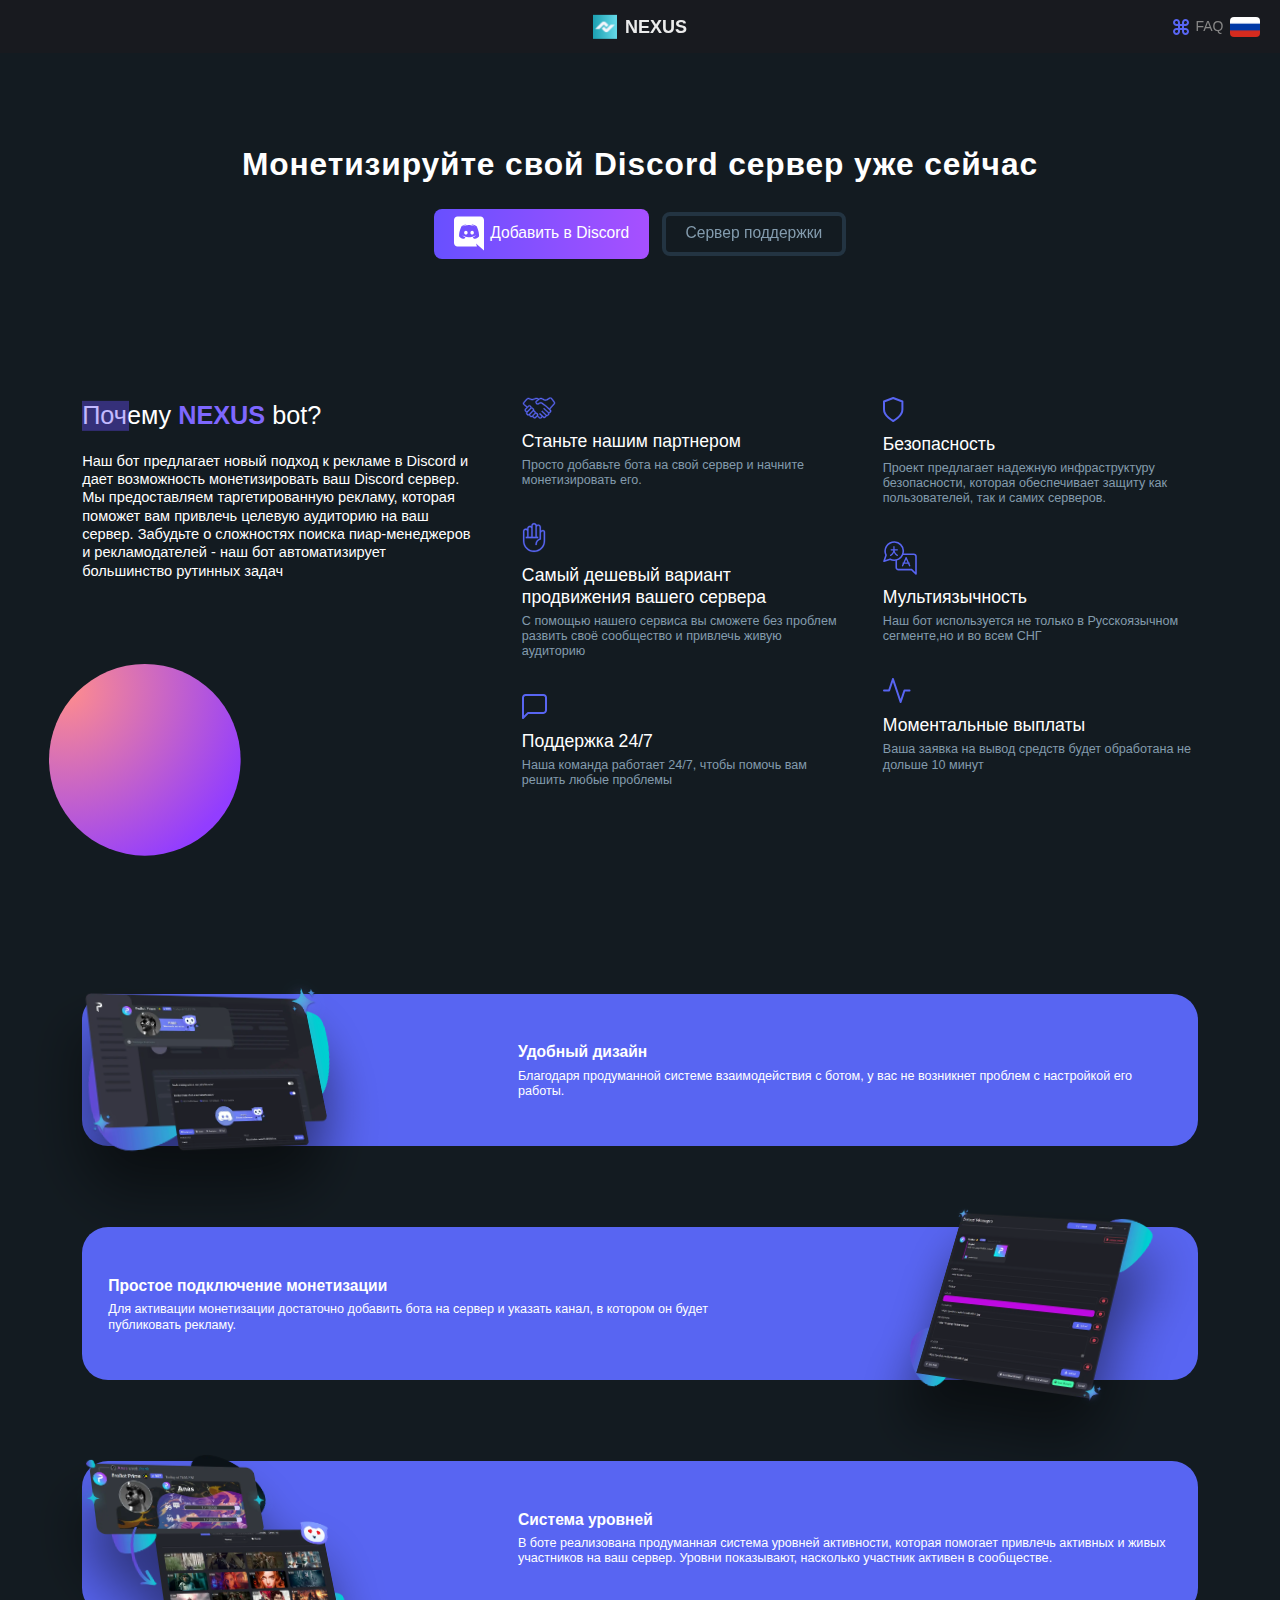
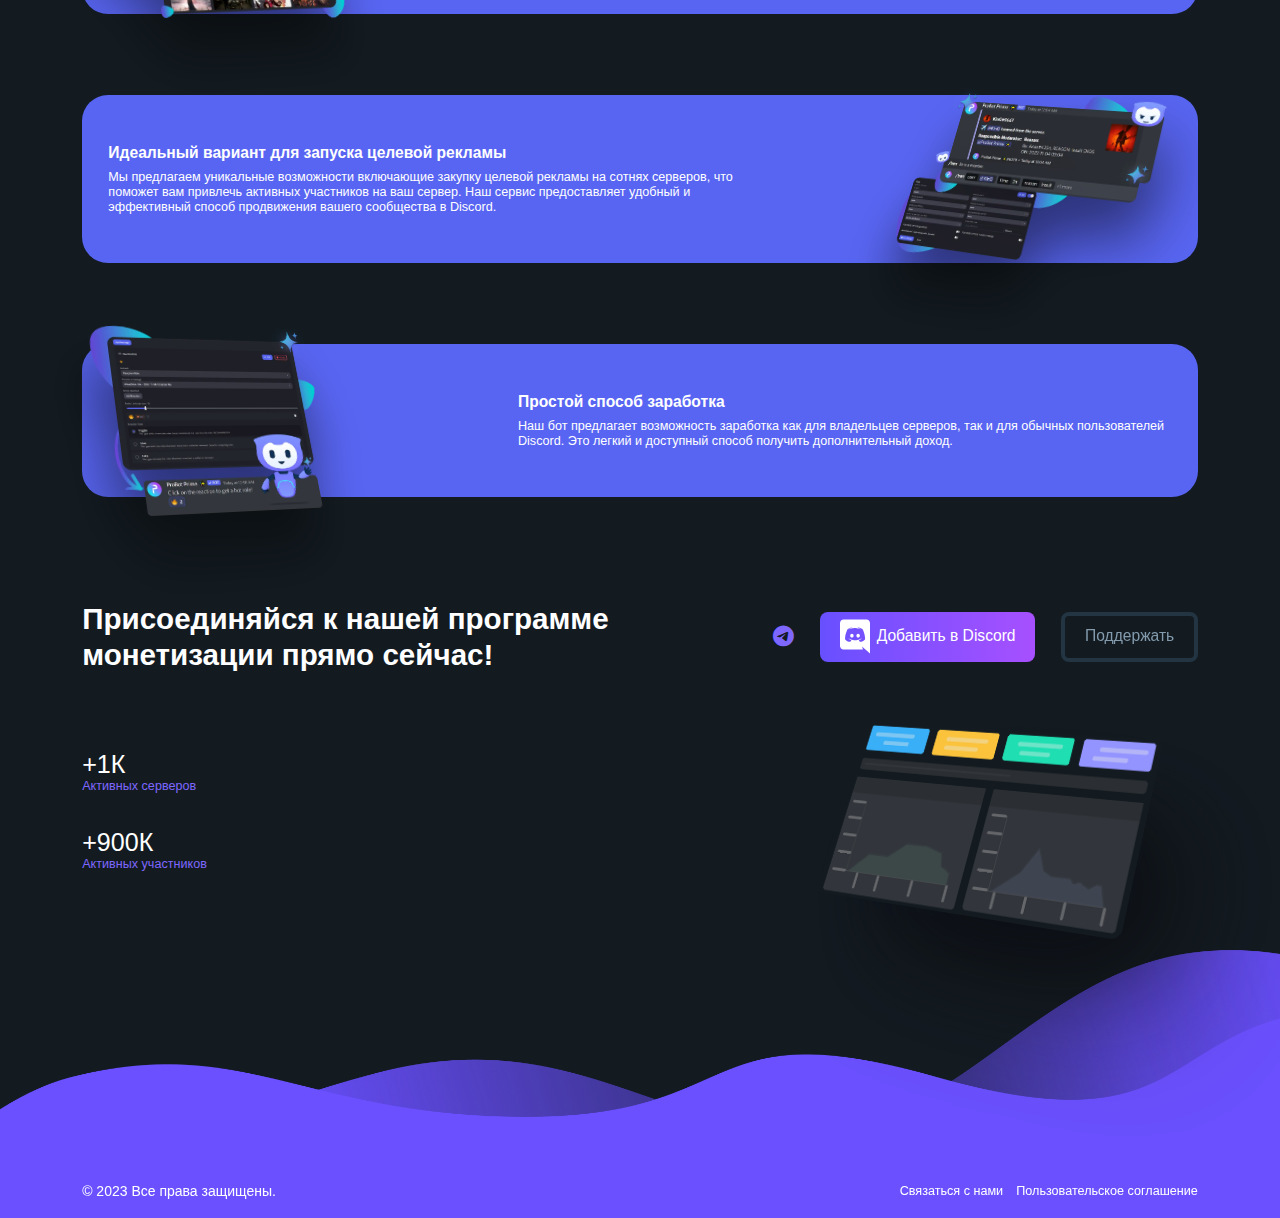
<file: index.html>
<!DOCTYPE html>
<html lang="ru">

<head>
  <meta charset="UTF-8">
  <meta http-equiv="X-UA-Compatible" content="IE=edge">
  <meta name="viewport" content="width=device-width, initial-scale=1.0">
  <link rel="shortcut icon" href="./images/favicon.svg" type="x-icon">
  <link rel="stylesheet" href="https://cdnjs.cloudflare.com/ajax/libs/font-awesome/6.4.0/css/all.min.css">
  <link rel="stylesheet" href="./css/icons.css">
  <link rel="stylesheet" href="./css/normalize.css">
  <link rel="stylesheet" href="./css/style.css">
  <title>NEXUS</title>
</head>

<body>
  <div class="wrapper">
    <header class="header">
      <div class="header__inner">
        <a class="logo" href="./index.html">
          NEXUS
        </a>
        <nav class="menu">
          <ul class="menu__list">
            <li class="menu__item">
              <a class="menu__link" href="./faq">
                <svg width="16" height="16" viewBox="0 0 16 16" fill="none" xmlns="http://www.w3.org/2000/svg">
                  <path
                    d="M12.5 7H11V9H12.5C13.4688 9 14.2943 9.34115 14.9766 10.0234C15.6589 10.7057 16 11.5312 16 12.5C16 13.4688 15.6589 14.2943 14.9766 14.9766C14.2943 15.6589 13.4688 16 12.5 16C11.5312 16 10.7057 15.6589 10.0234 14.9766C9.34115 14.2943 9 13.4688 9 12.5V11H7V12.5C7 13.4688 6.65885 14.2943 5.97656 14.9766C5.29427 15.6589 4.46875 16 3.5 16C2.53125 16 1.70573 15.6589 1.02344 14.9766C0.341146 14.2943 0 13.4688 0 12.5C0 11.5312 0.341146 10.7057 1.02344 10.0234C1.70573 9.34115 2.53125 9 3.5 9H5V7H3.5C2.53125 7 1.70573 6.65885 1.02344 5.97656C0.341146 5.29427 0 4.46875 0 3.5C0 2.53125 0.341146 1.70573 1.02344 1.02344C1.70573 0.341146 2.53125 0 3.5 0C4.46875 0 5.29427 0.341146 5.97656 1.02344C6.65885 1.70573 7 2.53125 7 3.5V5H9V3.5C9 2.53125 9.34115 1.70573 10.0234 1.02344C10.7057 0.341146 11.5312 0 12.5 0C13.4688 0 14.2943 0.341146 14.9766 1.02344C15.6589 1.70573 16 2.53125 16 3.5C16 4.46875 15.6589 5.29427 14.9766 5.97656C14.2943 6.65885 13.4688 7 12.5 7ZM11 12.5C11 12.9167 11.1458 13.2708 11.4375 13.5625C11.7292 13.8542 12.0833 14 12.5 14C12.9167 14 13.2708 13.8542 13.5625 13.5625C13.8542 13.2708 14 12.9167 14 12.5C14 12.0833 13.8542 11.7292 13.5625 11.4375C13.2708 11.1458 12.9167 11 12.5 11H11.5C11.3646 11 11.2474 11.0495 11.1484 11.1484C11.0495 11.2474 11 11.3646 11 11.5V12.5ZM5 3.5C5 3.08333 4.85417 2.72917 4.5625 2.4375C4.27083 2.14583 3.91667 2 3.5 2C3.08333 2 2.72917 2.14583 2.4375 2.4375C2.14583 2.72917 2 3.08333 2 3.5C2 3.91667 2.14583 4.27083 2.4375 4.5625C2.72917 4.85417 3.08333 5 3.5 5H4.5C4.63542 5 4.7526 4.95052 4.85156 4.85156C4.95052 4.7526 5 4.63542 5 4.5V3.5ZM5 11.5C5 11.3646 4.95052 11.2474 4.85156 11.1484C4.7526 11.0495 4.63542 11 4.5 11H3.5C3.08333 11 2.72917 11.1458 2.4375 11.4375C2.14583 11.7292 2 12.0833 2 12.5C2 12.9167 2.14583 13.2708 2.4375 13.5625C2.72917 13.8542 3.08333 14 3.5 14C3.91667 14 4.27083 13.8542 4.5625 13.5625C4.85417 13.2708 5 12.9167 5 12.5V11.5ZM9 7H7V9H9V7ZM12.5 2C12.0833 2 11.7292 2.14583 11.4375 2.4375C11.1458 2.72917 11 3.08333 11 3.5V4.5C11 4.63542 11.0495 4.7526 11.1484 4.85156C11.2474 4.95052 11.3646 5 11.5 5H12.5C12.9167 5 13.2708 4.85417 13.5625 4.5625C13.8542 4.27083 14 3.91667 14 3.5C14 3.08333 13.8542 2.72917 13.5625 2.4375C13.2708 2.14583 12.9167 2 12.5 2Z"
                    fill="#5865F2" />
                </svg>
                FAQ
              </a>
            </li>
          </ul>
        </nav>
        <div class="burger">
          <div class="burger__line"></div>
        </div>
        <img class="country" src="./images/ru.png" alt="">
      </div>
    </header>

    <main class="main">


      <section class="top">
        <div class="container">
          <div class="top__inner">
            <h1 class="top__title">
              Монетизируйте свой Discord сервер уже сейчас
            </h1>
            <div class="top__box">
              <a href="https://discord.com/api/oauth2/authorize?client_id=1130964253831086211&permissions=0&scope=bot%20applications.commands"
                class="btn btn--discord">
                <svg width="30" height="35" viewBox="0 0 30 35" fill="none" xmlns="http://www.w3.org/2000/svg">
                  <path fill-rule="evenodd" clip-rule="evenodd"
                    d="M3.51429 0.416748H26.4857C28.4229 0.416748 30 1.98841 30 3.93591V34.5834L26.3143 31.3376L24.24 29.4242L22.0457 27.3913L22.9543 30.5517H3.51429C1.57714 30.5517 0 28.9801 0 27.0326V3.93591C0 1.98841 1.57714 0.416748 3.51429 0.416748ZM18.7371 21.3438C19.2514 21.993 19.8686 22.7276 19.8686 22.7276C23.6571 22.608 25.1143 20.1309 25.1143 20.1309C25.1143 14.6301 22.6457 10.1713 22.6457 10.1713C20.1771 8.32633 17.8286 8.37758 17.8286 8.37758L17.5886 8.65091C20.5029 9.53925 21.8571 10.8205 21.8571 10.8205C20.0743 9.84675 18.3257 9.36841 16.6971 9.1805C15.4629 9.04383 14.28 9.078 13.2343 9.21466C13.1445 9.21466 13.0678 9.22768 12.9813 9.24236C12.9687 9.24449 12.9559 9.24666 12.9429 9.24883C12.3429 9.30008 10.8857 9.52216 9.05143 10.3251C8.41714 10.6155 8.04 10.8205 8.04 10.8205C8.04 10.8205 9.46286 9.47091 12.5486 8.58258L12.3771 8.37758C12.3771 8.37758 10.0286 8.32633 7.56 10.1713C7.56 10.1713 5.09143 14.6301 5.09143 20.1309C5.09143 20.1309 6.53143 22.608 10.32 22.7276C10.32 22.7276 10.9543 21.9588 11.4686 21.3097C9.29143 20.6605 8.46857 19.2938 8.46857 19.2938C8.46857 19.2938 8.64 19.4134 8.94857 19.5842C8.96571 19.6013 8.98286 19.6184 9.01714 19.6355C9.04286 19.6526 9.06857 19.6654 9.09429 19.6782C9.12 19.691 9.14571 19.7038 9.17143 19.7209C9.6 19.9601 10.0286 20.148 10.4229 20.3017C11.1257 20.5751 11.9657 20.8484 12.9429 21.0363C14.2286 21.2755 15.7371 21.3609 17.3829 21.0534C18.1886 20.9167 19.0114 20.6776 19.8686 20.3188C20.4686 20.0967 21.1371 19.7722 21.84 19.3109C21.84 19.3109 20.9829 20.7117 18.7371 21.3438ZM10.1487 16.6458C10.1487 15.6037 10.9201 14.7495 11.8973 14.7495C12.8744 14.7495 13.663 15.6037 13.6458 16.6458C13.6458 17.6878 12.8744 18.542 11.8973 18.542C10.9373 18.542 10.1487 17.6878 10.1487 16.6458ZM16.4058 16.6458C16.4058 15.6037 17.1773 14.7495 18.1544 14.7495C19.1315 14.7495 19.903 15.6037 19.903 16.6458C19.903 17.6878 19.1315 18.542 18.1544 18.542C17.1944 18.542 16.4058 17.6878 16.4058 16.6458Z"
                    fill="white"></path>
                </svg>
                Добавить в Discord
              </a>
              <a href="https://discord.gg/SCnxdr4FfM" class="btn">
                Сервер поддержки
              </a>
            </div>
          </div>
        </div>
      </section>


      <section class="why">
        <div class="container">
          <div class="why__inner">
            <div class="why__box">
              <div class="why__item">
                <p class="why__item-title">
                  Почему
                  <span>
                    NEXUS
                  </span>
                  bot?
                </p>
                <p class="why__item-text why__item-text--accent">
                  Наш бот предлагает новый подход к рекламе в Discord и дает возможность монетизировать ваш Discord
                  сервер.
                  Мы предоставляем таргетированную рекламу, которая поможет вам привлечь целевую аудиторию на ваш
                  сервер. Забудьте о сложностях поиска пиар-менеджеров и рекламодателей - наш бот автоматизирует
                  большинство рутинных задач
                </p>
                <div class="why__item-circle">
                  <svg viewBox="0 0 262 262" fill="none" xmlns="http://www.w3.org/2000/svg">
                    <circle cx="131" cy="131" r="131" fill="url(#paint0_radial)"></circle>
                    <defs>
                      <radialGradient id="paint0_radial" cx="0" cy="0" r="1" gradientUnits="userSpaceOnUse"
                        gradientTransform="translate(24 35.5) rotate(48.1249) scale(265.914 278.276)">
                        <stop stop-color="#FF8D8D"></stop>
                        <stop offset="1" stop-color="#923DFF"></stop>
                      </radialGradient>
                    </defs>
                  </svg>
                </div>
              </div>
            </div>
            <div class="why__box">
              <div class="why__item">
                <div class="why__item-icon">
                  <svg width="34" height="22" viewBox="0 0 34 22" fill="none" xmlns="http://www.w3.org/2000/svg">
                    <mask id="path-1-outside-1" maskUnits="userSpaceOnUse" x="0" y="-0.545654" width="34" height="23"
                      fill="black">
                      <rect fill="white" y="-0.545654" width="34" height="23"></rect>
                      <path
                        d="M33 5.89809C32.9993 5.41228 32.8564 4.91959 32.5404 4.51347L30.0049 1.26922C29.5803 0.729971 28.9341 0.455408 28.2883 0.454346C27.904 0.454346 27.5127 0.552846 27.1669 0.768471L24.6947 2.3066C24.4347 2.47241 23.9889 2.58622 23.5584 2.58328C23.2239 2.58472 22.9006 2.51778 22.6872 2.41235L20.2662 1.23966C19.8757 1.05166 19.4404 0.974596 19.0026 0.973846C18.3739 0.976783 17.7373 1.13128 17.2256 1.48585L16.9431 1.68403C16.7173 1.57135 16.3723 1.39966 15.9814 1.20516C15.5126 0.975346 14.9614 0.882658 14.4047 0.880846C13.9018 0.882283 13.3989 0.959783 12.9574 1.14628L11.3084 1.84991C11.0401 1.96628 10.6132 2.04228 10.1892 2.04041C9.76519 2.04222 9.33906 1.96622 9.07069 1.84991L7.42019 1.14591C7.11913 1.01753 6.79731 0.962658 6.47838 0.962283C6.11113 0.962658 5.74606 1.03503 5.40675 1.17247C5.06788 1.31066 4.75331 1.51466 4.50281 1.7946L1.49781 5.15997C1.16475 5.53191 0.999315 6.00028 1 6.46134C0.999315 7.01116 1.23456 7.56272 1.68831 7.94928L4.49144 10.3408L3.16169 11.728C2.79513 12.1105 2.61263 12.6065 2.61263 13.097C2.61194 13.6188 2.81919 14.1457 3.22969 14.5336L3.49944 14.7899C3.75363 15.031 4.05906 15.1844 4.37869 15.2662C4.21838 15.5611 4.13075 15.8844 4.13144 16.2083C4.13075 16.7305 4.338 17.257 4.74775 17.6454L4.74706 17.645L5.01763 17.9025C5.40275 18.2675 5.902 18.4493 6.39388 18.449C6.65825 18.4494 6.92294 18.3963 7.17169 18.2923C7.259 18.6465 7.43931 18.9832 7.72294 19.2522L7.9935 19.5097C8.37863 19.8747 8.87706 20.0565 9.36975 20.0562C9.75488 20.0566 10.1418 19.9431 10.4748 19.7228C10.5723 20.0362 10.7392 20.3333 10.9933 20.5747L11.2639 20.8322C11.6482 21.1972 12.1474 21.379 12.6394 21.3787C13.1634 21.3791 13.6925 21.1733 14.0833 20.7653L15.2586 19.538L16.8553 21.0158C17.2374 21.3703 17.728 21.5467 18.2123 21.5456C18.7443 21.5467 19.2809 21.3336 19.6726 20.9143L19.9274 20.6413C20.1474 20.405 20.2911 20.1253 20.3744 19.8333L20.9929 20.4042C21.3758 20.7573 21.8656 20.9329 22.3492 20.9325C22.8819 20.9329 23.4201 20.7198 23.8121 20.3002L24.0655 20.0275C24.3582 19.7148 24.5229 19.3275 24.5738 18.9319C24.7371 18.9737 24.9025 19.0021 25.0694 19.0021C25.6021 19.0021 26.1388 18.7893 26.5311 18.3702L26.7853 18.0974C27.1406 17.7167 27.3173 17.2283 27.3166 16.7469C27.3166 16.5975 27.2951 16.4488 27.262 16.3018C27.7038 16.2433 28.1322 16.0462 28.4579 15.6964L28.7128 15.4233C29.0681 15.0426 29.2441 14.5543 29.2441 14.0725C29.2448 13.5423 29.031 13.0074 28.6092 12.6177L28.1325 12.1773L32.4349 7.42047C32.8211 6.99222 32.9993 6.44097 33 5.89809ZM4.87588 14.254C4.64794 14.2533 4.425 14.1718 4.25081 14.0068L3.98063 13.7505C3.79369 13.5737 3.70138 13.3385 3.70063 13.097C3.70138 12.8705 3.78244 12.6494 3.94938 12.4752L6.67288 9.63315C6.85031 9.44803 7.08706 9.35534 7.32994 9.35503C7.55719 9.35541 7.77938 9.43722 7.955 9.60266L8.22406 9.85934C8.22406 9.85934 8.50263 10.2713 8.50331 10.5131C8.50263 10.6942 8.44806 10.8705 8.34225 11.0233C8.33319 11.0323 5.40275 14.0864 5.40275 14.0864C5.24713 14.1965 5.06313 14.2532 4.87588 14.254ZM7.051 17.0888C6.87394 17.2732 6.63756 17.3655 6.39469 17.3663C6.16675 17.3659 5.9445 17.2841 5.76963 17.119L5.49906 16.8619L5.49838 16.8615C5.31294 16.6855 5.21981 16.4496 5.21981 16.2081C5.21981 15.9816 5.30163 15.7605 5.46775 15.5863C5.46775 15.5863 9.09813 11.8072 9.12869 11.7708C9.30219 11.6039 9.52575 11.5177 9.75663 11.5173C9.98456 11.5177 10.2068 11.5992 10.3817 11.7646L10.6523 12.022C10.8384 12.198 10.9308 12.4337 10.9315 12.6755C10.9308 12.902 10.849 13.1234 10.6828 13.2976L7.051 17.0888ZM10.0264 18.6956C9.84975 18.8804 9.61344 18.9728 9.3705 18.9735C9.14256 18.9732 8.92031 18.8913 8.74544 18.7259L8.47413 18.4688C8.288 18.2924 8.19488 18.0568 8.19488 17.8153C8.19488 17.6132 8.26363 17.4172 8.39519 17.2539L10.9234 14.6151C11.094 14.4613 11.3078 14.3802 11.5293 14.3802C11.7572 14.3806 11.9794 14.462 12.1543 14.6275L12.4256 14.8849C12.6111 15.0609 12.7042 15.2965 12.7049 15.538C12.7041 15.7649 12.6216 15.9863 12.4561 16.1601L10.0264 18.6956ZM14.8303 18.4171L13.2962 20.0182C13.1194 20.2029 12.8828 20.2953 12.6399 20.296C12.4119 20.2957 12.1897 20.2138 12.0148 20.0484L11.7443 19.7913C11.5588 19.6153 11.4657 19.3793 11.465 19.1378C11.4657 18.9109 11.5475 18.6895 11.7138 18.516L13.2472 16.915C13.4246 16.7303 13.6614 16.6375 13.9043 16.6372C14.1315 16.6375 14.3544 16.719 14.5293 16.8848L14.8006 17.1419C14.9861 17.3179 15.0784 17.5535 15.0792 17.795C15.0783 18.0218 14.9965 18.2433 14.8303 18.4171ZM28.1577 14.0739C28.1574 14.2963 28.0777 14.5141 27.9163 14.6872L27.6621 14.9599C27.4846 15.1497 27.2439 15.2457 26.9974 15.2461C26.7738 15.2457 26.5548 15.1672 26.3811 15.0065L22.0976 11.0452L21.3569 11.8383L25.9418 16.0857C26.1328 16.2625 26.2287 16.5025 26.2301 16.7475C26.2287 16.9708 26.1498 17.1882 25.9887 17.3613L25.7353 17.6341C25.5578 17.8239 25.3171 17.9195 25.0706 17.9203C24.8469 17.9196 24.6273 17.8407 24.4549 17.681L20.1704 13.7198L19.4304 14.5128L23.2328 18.0291C23.4161 18.2047 23.5099 18.4385 23.5099 18.6785C23.5099 18.901 23.431 19.1188 23.2699 19.2915L23.0158 19.5643C22.839 19.7541 22.5976 19.8501 22.3504 19.8508C22.126 19.8501 21.9071 19.7712 21.7341 19.6115L17.9393 16.108H17.9386L17.9379 16.1073L17.1994 16.9018L17.2002 16.9025L17.2144 16.916L19.115 18.6701C19.2834 18.8432 19.3706 19.065 19.3713 19.2944C19.3706 19.5158 19.2924 19.7325 19.1313 19.9053L18.8771 20.1784C18.6997 20.3682 18.4597 20.4635 18.2139 20.4642C17.9903 20.4635 17.7713 20.385 17.5983 20.2247L15.9434 18.6923C16.0874 18.4098 16.1678 18.1033 16.1678 17.7957C16.1685 17.2738 15.9613 16.7477 15.5515 16.359L15.2802 16.1016C14.8959 15.7368 14.3973 15.5547 13.9054 15.5554C13.8672 15.5554 13.8287 15.5642 13.7913 15.5663C13.7913 15.5573 13.7934 15.5478 13.7934 15.5387C13.7941 15.0169 13.1771 14.1013 13.1771 14.1013L12.9065 13.8447C12.6189 13.5719 12.2679 13.4018 11.9029 13.3334C11.9782 13.1203 12.0208 12.8985 12.0208 12.6763C12.0208 12.1545 11.8142 11.628 11.4044 11.2397L11.1339 10.9823C10.7488 10.6172 10.2503 10.435 9.75831 10.4354C9.70088 10.4354 9.64419 10.447 9.58706 10.4522C9.57144 9.95109 9.36963 9.45041 8.97694 9.07734V9.07697L8.70713 8.82065C8.322 8.45522 7.82356 8.27303 7.33156 8.27341C6.80681 8.27303 6.2785 8.47884 5.88769 8.88684L5.24481 9.55772L2.39694 7.12872C2.19225 6.95347 2.09006 6.71128 2.08931 6.46259C2.09 6.25422 2.16094 6.05022 2.31219 5.88084L5.31713 2.51553C5.43638 2.38172 5.61275 2.26066 5.81931 2.1766C6.02588 2.0926 6.26038 2.04647 6.47963 2.04678C6.67056 2.04678 6.84975 2.08135 6.99306 2.14316L8.64281 2.8471C9.10788 3.0431 9.64781 3.12347 10.1904 3.12522C10.7337 3.12341 11.2729 3.04303 11.7381 2.8471L13.3871 2.14347C13.6413 2.0326 14.0248 1.96385 14.4063 1.96528C14.8281 1.96272 15.2506 2.05003 15.4956 2.1751C15.6513 2.25253 15.7989 2.32603 15.9359 2.39472L14.2542 3.57691C13.7138 3.95691 13.4226 4.56122 13.4233 5.17103C13.4226 5.57466 13.5506 5.98553 13.8109 6.33422L13.8103 6.33347L14.0324 6.63197C14.4542 7.19272 15.1119 7.48103 15.7694 7.48247C16.1406 7.48247 16.5188 7.38866 16.8559 7.18647L17.8616 6.58247C18.0668 6.45703 18.3765 6.37778 18.6968 6.37922C19.0732 6.37703 19.4524 6.48834 19.6804 6.65591L22.4629 8.65072C23.0821 9.09434 24.0908 9.91722 24.6497 10.435L27.8703 13.4127C28.0609 13.5895 28.1569 13.8285 28.1577 14.0739ZM31.6274 6.69659L27.337 11.4407L25.3891 9.64009C24.7789 9.07684 23.7728 8.25547 23.0979 7.77072L20.3163 5.77591C19.8446 5.44178 19.2672 5.29734 18.6963 5.29522C18.2105 5.29666 17.7211 5.40253 17.2986 5.65409L16.2936 6.25809C16.1394 6.35078 15.9576 6.39809 15.7688 6.39847C15.4313 6.39959 15.0936 6.24209 14.9053 5.98572L14.6838 5.68759L14.6831 5.68684C14.5653 5.52797 14.5104 5.34978 14.5096 5.16941C14.511 4.89666 14.6368 4.63197 14.8805 4.45997L17.8542 2.3706C18.1113 2.18447 18.5688 2.05391 19.0033 2.05716C19.3051 2.05572 19.5934 2.11641 19.7908 2.21391L22.2118 3.3866C22.6245 3.58478 23.0903 3.66584 23.5589 3.66697C24.1611 3.66403 24.7698 3.53316 25.2713 3.22516L27.7443 1.68672C27.9021 1.58822 28.0915 1.53728 28.289 1.53728C28.6228 1.5366 28.9573 1.68785 29.1468 1.93472L31.6823 5.17897C31.8284 5.36478 31.9131 5.62691 31.9131 5.89859C31.9136 6.20241 31.8063 6.50134 31.6274 6.69659Z">
                      </path>
                    </mask>
                    <path
                      d="M33 5.89809C32.9993 5.41228 32.8564 4.91959 32.5404 4.51347L30.0049 1.26922C29.5803 0.729971 28.9341 0.455408 28.2883 0.454346C27.904 0.454346 27.5127 0.552846 27.1669 0.768471L24.6947 2.3066C24.4347 2.47241 23.9889 2.58622 23.5584 2.58328C23.2239 2.58472 22.9006 2.51778 22.6872 2.41235L20.2662 1.23966C19.8757 1.05166 19.4404 0.974596 19.0026 0.973846C18.3739 0.976783 17.7373 1.13128 17.2256 1.48585L16.9431 1.68403C16.7173 1.57135 16.3723 1.39966 15.9814 1.20516C15.5126 0.975346 14.9614 0.882658 14.4047 0.880846C13.9018 0.882283 13.3989 0.959783 12.9574 1.14628L11.3084 1.84991C11.0401 1.96628 10.6132 2.04228 10.1892 2.04041C9.76519 2.04222 9.33906 1.96622 9.07069 1.84991L7.42019 1.14591C7.11913 1.01753 6.79731 0.962658 6.47838 0.962283C6.11113 0.962658 5.74606 1.03503 5.40675 1.17247C5.06788 1.31066 4.75331 1.51466 4.50281 1.7946L1.49781 5.15997C1.16475 5.53191 0.999315 6.00028 1 6.46134C0.999315 7.01116 1.23456 7.56272 1.68831 7.94928L4.49144 10.3408L3.16169 11.728C2.79513 12.1105 2.61263 12.6065 2.61263 13.097C2.61194 13.6188 2.81919 14.1457 3.22969 14.5336L3.49944 14.7899C3.75363 15.031 4.05906 15.1844 4.37869 15.2662C4.21838 15.5611 4.13075 15.8844 4.13144 16.2083C4.13075 16.7305 4.338 17.257 4.74775 17.6454L4.74706 17.645L5.01763 17.9025C5.40275 18.2675 5.902 18.4493 6.39388 18.449C6.65825 18.4494 6.92294 18.3963 7.17169 18.2923C7.259 18.6465 7.43931 18.9832 7.72294 19.2522L7.9935 19.5097C8.37863 19.8747 8.87706 20.0565 9.36975 20.0562C9.75488 20.0566 10.1418 19.9431 10.4748 19.7228C10.5723 20.0362 10.7392 20.3333 10.9933 20.5747L11.2639 20.8322C11.6482 21.1972 12.1474 21.379 12.6394 21.3787C13.1634 21.3791 13.6925 21.1733 14.0833 20.7653L15.2586 19.538L16.8553 21.0158C17.2374 21.3703 17.728 21.5467 18.2123 21.5456C18.7443 21.5467 19.2809 21.3336 19.6726 20.9143L19.9274 20.6413C20.1474 20.405 20.2911 20.1253 20.3744 19.8333L20.9929 20.4042C21.3758 20.7573 21.8656 20.9329 22.3492 20.9325C22.8819 20.9329 23.4201 20.7198 23.8121 20.3002L24.0655 20.0275C24.3582 19.7148 24.5229 19.3275 24.5738 18.9319C24.7371 18.9737 24.9025 19.0021 25.0694 19.0021C25.6021 19.0021 26.1388 18.7893 26.5311 18.3702L26.7853 18.0974C27.1406 17.7167 27.3173 17.2283 27.3166 16.7469C27.3166 16.5975 27.2951 16.4488 27.262 16.3018C27.7038 16.2433 28.1322 16.0462 28.4579 15.6964L28.7128 15.4233C29.0681 15.0426 29.2441 14.5543 29.2441 14.0725C29.2448 13.5423 29.031 13.0074 28.6092 12.6177L28.1325 12.1773L32.4349 7.42047C32.8211 6.99222 32.9993 6.44097 33 5.89809ZM4.87588 14.254C4.64794 14.2533 4.425 14.1718 4.25081 14.0068L3.98063 13.7505C3.79369 13.5737 3.70138 13.3385 3.70063 13.097C3.70138 12.8705 3.78244 12.6494 3.94938 12.4752L6.67288 9.63315C6.85031 9.44803 7.08706 9.35534 7.32994 9.35503C7.55719 9.35541 7.77938 9.43722 7.955 9.60266L8.22406 9.85934C8.22406 9.85934 8.50263 10.2713 8.50331 10.5131C8.50263 10.6942 8.44806 10.8705 8.34225 11.0233C8.33319 11.0323 5.40275 14.0864 5.40275 14.0864C5.24713 14.1965 5.06313 14.2532 4.87588 14.254ZM7.051 17.0888C6.87394 17.2732 6.63756 17.3655 6.39469 17.3663C6.16675 17.3659 5.9445 17.2841 5.76963 17.119L5.49906 16.8619L5.49838 16.8615C5.31294 16.6855 5.21981 16.4496 5.21981 16.2081C5.21981 15.9816 5.30163 15.7605 5.46775 15.5863C5.46775 15.5863 9.09813 11.8072 9.12869 11.7708C9.30219 11.6039 9.52575 11.5177 9.75663 11.5173C9.98456 11.5177 10.2068 11.5992 10.3817 11.7646L10.6523 12.022C10.8384 12.198 10.9308 12.4337 10.9315 12.6755C10.9308 12.902 10.849 13.1234 10.6828 13.2976L7.051 17.0888ZM10.0264 18.6956C9.84975 18.8804 9.61344 18.9728 9.3705 18.9735C9.14256 18.9732 8.92031 18.8913 8.74544 18.7259L8.47413 18.4688C8.288 18.2924 8.19488 18.0568 8.19488 17.8153C8.19488 17.6132 8.26363 17.4172 8.39519 17.2539L10.9234 14.6151C11.094 14.4613 11.3078 14.3802 11.5293 14.3802C11.7572 14.3806 11.9794 14.462 12.1543 14.6275L12.4256 14.8849C12.6111 15.0609 12.7042 15.2965 12.7049 15.538C12.7041 15.7649 12.6216 15.9863 12.4561 16.1601L10.0264 18.6956ZM14.8303 18.4171L13.2962 20.0182C13.1194 20.2029 12.8828 20.2953 12.6399 20.296C12.4119 20.2957 12.1897 20.2138 12.0148 20.0484L11.7443 19.7913C11.5588 19.6153 11.4657 19.3793 11.465 19.1378C11.4657 18.9109 11.5475 18.6895 11.7138 18.516L13.2472 16.915C13.4246 16.7303 13.6614 16.6375 13.9043 16.6372C14.1315 16.6375 14.3544 16.719 14.5293 16.8848L14.8006 17.1419C14.9861 17.3179 15.0784 17.5535 15.0792 17.795C15.0783 18.0218 14.9965 18.2433 14.8303 18.4171ZM28.1577 14.0739C28.1574 14.2963 28.0777 14.5141 27.9163 14.6872L27.6621 14.9599C27.4846 15.1497 27.2439 15.2457 26.9974 15.2461C26.7738 15.2457 26.5548 15.1672 26.3811 15.0065L22.0976 11.0452L21.3569 11.8383L25.9418 16.0857C26.1328 16.2625 26.2287 16.5025 26.2301 16.7475C26.2287 16.9708 26.1498 17.1882 25.9887 17.3613L25.7353 17.6341C25.5578 17.8239 25.3171 17.9195 25.0706 17.9203C24.8469 17.9196 24.6273 17.8407 24.4549 17.681L20.1704 13.7198L19.4304 14.5128L23.2328 18.0291C23.4161 18.2047 23.5099 18.4385 23.5099 18.6785C23.5099 18.901 23.431 19.1188 23.2699 19.2915L23.0158 19.5643C22.839 19.7541 22.5976 19.8501 22.3504 19.8508C22.126 19.8501 21.9071 19.7712 21.7341 19.6115L17.9393 16.108H17.9386L17.9379 16.1073L17.1994 16.9018L17.2002 16.9025L17.2144 16.916L19.115 18.6701C19.2834 18.8432 19.3706 19.065 19.3713 19.2944C19.3706 19.5158 19.2924 19.7325 19.1313 19.9053L18.8771 20.1784C18.6997 20.3682 18.4597 20.4635 18.2139 20.4642C17.9903 20.4635 17.7713 20.385 17.5983 20.2247L15.9434 18.6923C16.0874 18.4098 16.1678 18.1033 16.1678 17.7957C16.1685 17.2738 15.9613 16.7477 15.5515 16.359L15.2802 16.1016C14.8959 15.7368 14.3973 15.5547 13.9054 15.5554C13.8672 15.5554 13.8287 15.5642 13.7913 15.5663C13.7913 15.5573 13.7934 15.5478 13.7934 15.5387C13.7941 15.0169 13.1771 14.1013 13.1771 14.1013L12.9065 13.8447C12.6189 13.5719 12.2679 13.4018 11.9029 13.3334C11.9782 13.1203 12.0208 12.8985 12.0208 12.6763C12.0208 12.1545 11.8142 11.628 11.4044 11.2397L11.1339 10.9823C10.7488 10.6172 10.2503 10.435 9.75831 10.4354C9.70088 10.4354 9.64419 10.447 9.58706 10.4522C9.57144 9.95109 9.36963 9.45041 8.97694 9.07734V9.07697L8.70713 8.82065C8.322 8.45522 7.82356 8.27303 7.33156 8.27341C6.80681 8.27303 6.2785 8.47884 5.88769 8.88684L5.24481 9.55772L2.39694 7.12872C2.19225 6.95347 2.09006 6.71128 2.08931 6.46259C2.09 6.25422 2.16094 6.05022 2.31219 5.88084L5.31713 2.51553C5.43638 2.38172 5.61275 2.26066 5.81931 2.1766C6.02588 2.0926 6.26038 2.04647 6.47963 2.04678C6.67056 2.04678 6.84975 2.08135 6.99306 2.14316L8.64281 2.8471C9.10788 3.0431 9.64781 3.12347 10.1904 3.12522C10.7337 3.12341 11.2729 3.04303 11.7381 2.8471L13.3871 2.14347C13.6413 2.0326 14.0248 1.96385 14.4063 1.96528C14.8281 1.96272 15.2506 2.05003 15.4956 2.1751C15.6513 2.25253 15.7989 2.32603 15.9359 2.39472L14.2542 3.57691C13.7138 3.95691 13.4226 4.56122 13.4233 5.17103C13.4226 5.57466 13.5506 5.98553 13.8109 6.33422L13.8103 6.33347L14.0324 6.63197C14.4542 7.19272 15.1119 7.48103 15.7694 7.48247C16.1406 7.48247 16.5188 7.38866 16.8559 7.18647L17.8616 6.58247C18.0668 6.45703 18.3765 6.37778 18.6968 6.37922C19.0732 6.37703 19.4524 6.48834 19.6804 6.65591L22.4629 8.65072C23.0821 9.09434 24.0908 9.91722 24.6497 10.435L27.8703 13.4127C28.0609 13.5895 28.1569 13.8285 28.1577 14.0739ZM31.6274 6.69659L27.337 11.4407L25.3891 9.64009C24.7789 9.07684 23.7728 8.25547 23.0979 7.77072L20.3163 5.77591C19.8446 5.44178 19.2672 5.29734 18.6963 5.29522C18.2105 5.29666 17.7211 5.40253 17.2986 5.65409L16.2936 6.25809C16.1394 6.35078 15.9576 6.39809 15.7688 6.39847C15.4313 6.39959 15.0936 6.24209 14.9053 5.98572L14.6838 5.68759L14.6831 5.68684C14.5653 5.52797 14.5104 5.34978 14.5096 5.16941C14.511 4.89666 14.6368 4.63197 14.8805 4.45997L17.8542 2.3706C18.1113 2.18447 18.5688 2.05391 19.0033 2.05716C19.3051 2.05572 19.5934 2.11641 19.7908 2.21391L22.2118 3.3866C22.6245 3.58478 23.0903 3.66584 23.5589 3.66697C24.1611 3.66403 24.7698 3.53316 25.2713 3.22516L27.7443 1.68672C27.9021 1.58822 28.0915 1.53728 28.289 1.53728C28.6228 1.5366 28.9573 1.68785 29.1468 1.93472L31.6823 5.17897C31.8284 5.36478 31.9131 5.62691 31.9131 5.89859C31.9136 6.20241 31.8063 6.50134 31.6274 6.69659Z"
                      fill="#5865F2">
                    </path>
                    <path
                      d="M33 5.89809C32.9993 5.41228 32.8564 4.91959 32.5404 4.51347L30.0049 1.26922C29.5803 0.729971 28.9341 0.455408 28.2883 0.454346C27.904 0.454346 27.5127 0.552846 27.1669 0.768471L24.6947 2.3066C24.4347 2.47241 23.9889 2.58622 23.5584 2.58328C23.2239 2.58472 22.9006 2.51778 22.6872 2.41235L20.2662 1.23966C19.8757 1.05166 19.4404 0.974596 19.0026 0.973846C18.3739 0.976783 17.7373 1.13128 17.2256 1.48585L16.9431 1.68403C16.7173 1.57135 16.3723 1.39966 15.9814 1.20516C15.5126 0.975346 14.9614 0.882658 14.4047 0.880846C13.9018 0.882283 13.3989 0.959783 12.9574 1.14628L11.3084 1.84991C11.0401 1.96628 10.6132 2.04228 10.1892 2.04041C9.76519 2.04222 9.33906 1.96622 9.07069 1.84991L7.42019 1.14591C7.11913 1.01753 6.79731 0.962658 6.47838 0.962283C6.11113 0.962658 5.74606 1.03503 5.40675 1.17247C5.06788 1.31066 4.75331 1.51466 4.50281 1.7946L1.49781 5.15997C1.16475 5.53191 0.999315 6.00028 1 6.46134C0.999315 7.01116 1.23456 7.56272 1.68831 7.94928L4.49144 10.3408L3.16169 11.728C2.79513 12.1105 2.61263 12.6065 2.61263 13.097C2.61194 13.6188 2.81919 14.1457 3.22969 14.5336L3.49944 14.7899C3.75363 15.031 4.05906 15.1844 4.37869 15.2662C4.21838 15.5611 4.13075 15.8844 4.13144 16.2083C4.13075 16.7305 4.338 17.257 4.74775 17.6454L4.74706 17.645L5.01763 17.9025C5.40275 18.2675 5.902 18.4493 6.39388 18.449C6.65825 18.4494 6.92294 18.3963 7.17169 18.2923C7.259 18.6465 7.43931 18.9832 7.72294 19.2522L7.9935 19.5097C8.37863 19.8747 8.87706 20.0565 9.36975 20.0562C9.75488 20.0566 10.1418 19.9431 10.4748 19.7228C10.5723 20.0362 10.7392 20.3333 10.9933 20.5747L11.2639 20.8322C11.6482 21.1972 12.1474 21.379 12.6394 21.3787C13.1634 21.3791 13.6925 21.1733 14.0833 20.7653L15.2586 19.538L16.8553 21.0158C17.2374 21.3703 17.728 21.5467 18.2123 21.5456C18.7443 21.5467 19.2809 21.3336 19.6726 20.9143L19.9274 20.6413C20.1474 20.405 20.2911 20.1253 20.3744 19.8333L20.9929 20.4042C21.3758 20.7573 21.8656 20.9329 22.3492 20.9325C22.8819 20.9329 23.4201 20.7198 23.8121 20.3002L24.0655 20.0275C24.3582 19.7148 24.5229 19.3275 24.5738 18.9319C24.7371 18.9737 24.9025 19.0021 25.0694 19.0021C25.6021 19.0021 26.1388 18.7893 26.5311 18.3702L26.7853 18.0974C27.1406 17.7167 27.3173 17.2283 27.3166 16.7469C27.3166 16.5975 27.2951 16.4488 27.262 16.3018C27.7038 16.2433 28.1322 16.0462 28.4579 15.6964L28.7128 15.4233C29.0681 15.0426 29.2441 14.5543 29.2441 14.0725C29.2448 13.5423 29.031 13.0074 28.6092 12.6177L28.1325 12.1773L32.4349 7.42047C32.8211 6.99222 32.9993 6.44097 33 5.89809ZM4.87588 14.254C4.64794 14.2533 4.425 14.1718 4.25081 14.0068L3.98063 13.7505C3.79369 13.5737 3.70138 13.3385 3.70063 13.097C3.70138 12.8705 3.78244 12.6494 3.94938 12.4752L6.67288 9.63315C6.85031 9.44803 7.08706 9.35534 7.32994 9.35503C7.55719 9.35541 7.77938 9.43722 7.955 9.60266L8.22406 9.85934C8.22406 9.85934 8.50263 10.2713 8.50331 10.5131C8.50263 10.6942 8.44806 10.8705 8.34225 11.0233C8.33319 11.0323 5.40275 14.0864 5.40275 14.0864C5.24713 14.1965 5.06313 14.2532 4.87588 14.254ZM7.051 17.0888C6.87394 17.2732 6.63756 17.3655 6.39469 17.3663C6.16675 17.3659 5.9445 17.2841 5.76963 17.119L5.49906 16.8619L5.49838 16.8615C5.31294 16.6855 5.21981 16.4496 5.21981 16.2081C5.21981 15.9816 5.30163 15.7605 5.46775 15.5863C5.46775 15.5863 9.09813 11.8072 9.12869 11.7708C9.30219 11.6039 9.52575 11.5177 9.75663 11.5173C9.98456 11.5177 10.2068 11.5992 10.3817 11.7646L10.6523 12.022C10.8384 12.198 10.9308 12.4337 10.9315 12.6755C10.9308 12.902 10.849 13.1234 10.6828 13.2976L7.051 17.0888ZM10.0264 18.6956C9.84975 18.8804 9.61344 18.9728 9.3705 18.9735C9.14256 18.9732 8.92031 18.8913 8.74544 18.7259L8.47413 18.4688C8.288 18.2924 8.19488 18.0568 8.19488 17.8153C8.19488 17.6132 8.26363 17.4172 8.39519 17.2539L10.9234 14.6151C11.094 14.4613 11.3078 14.3802 11.5293 14.3802C11.7572 14.3806 11.9794 14.462 12.1543 14.6275L12.4256 14.8849C12.6111 15.0609 12.7042 15.2965 12.7049 15.538C12.7041 15.7649 12.6216 15.9863 12.4561 16.1601L10.0264 18.6956ZM14.8303 18.4171L13.2962 20.0182C13.1194 20.2029 12.8828 20.2953 12.6399 20.296C12.4119 20.2957 12.1897 20.2138 12.0148 20.0484L11.7443 19.7913C11.5588 19.6153 11.4657 19.3793 11.465 19.1378C11.4657 18.9109 11.5475 18.6895 11.7138 18.516L13.2472 16.915C13.4246 16.7303 13.6614 16.6375 13.9043 16.6372C14.1315 16.6375 14.3544 16.719 14.5293 16.8848L14.8006 17.1419C14.9861 17.3179 15.0784 17.5535 15.0792 17.795C15.0783 18.0218 14.9965 18.2433 14.8303 18.4171ZM28.1577 14.0739C28.1574 14.2963 28.0777 14.5141 27.9163 14.6872L27.6621 14.9599C27.4846 15.1497 27.2439 15.2457 26.9974 15.2461C26.7738 15.2457 26.5548 15.1672 26.3811 15.0065L22.0976 11.0452L21.3569 11.8383L25.9418 16.0857C26.1328 16.2625 26.2287 16.5025 26.2301 16.7475C26.2287 16.9708 26.1498 17.1882 25.9887 17.3613L25.7353 17.6341C25.5578 17.8239 25.3171 17.9195 25.0706 17.9203C24.8469 17.9196 24.6273 17.8407 24.4549 17.681L20.1704 13.7198L19.4304 14.5128L23.2328 18.0291C23.4161 18.2047 23.5099 18.4385 23.5099 18.6785C23.5099 18.901 23.431 19.1188 23.2699 19.2915L23.0158 19.5643C22.839 19.7541 22.5976 19.8501 22.3504 19.8508C22.126 19.8501 21.9071 19.7712 21.7341 19.6115L17.9393 16.108H17.9386L17.9379 16.1073L17.1994 16.9018L17.2002 16.9025L17.2144 16.916L19.115 18.6701C19.2834 18.8432 19.3706 19.065 19.3713 19.2944C19.3706 19.5158 19.2924 19.7325 19.1313 19.9053L18.8771 20.1784C18.6997 20.3682 18.4597 20.4635 18.2139 20.4642C17.9903 20.4635 17.7713 20.385 17.5983 20.2247L15.9434 18.6923C16.0874 18.4098 16.1678 18.1033 16.1678 17.7957C16.1685 17.2738 15.9613 16.7477 15.5515 16.359L15.2802 16.1016C14.8959 15.7368 14.3973 15.5547 13.9054 15.5554C13.8672 15.5554 13.8287 15.5642 13.7913 15.5663C13.7913 15.5573 13.7934 15.5478 13.7934 15.5387C13.7941 15.0169 13.1771 14.1013 13.1771 14.1013L12.9065 13.8447C12.6189 13.5719 12.2679 13.4018 11.9029 13.3334C11.9782 13.1203 12.0208 12.8985 12.0208 12.6763C12.0208 12.1545 11.8142 11.628 11.4044 11.2397L11.1339 10.9823C10.7488 10.6172 10.2503 10.435 9.75831 10.4354C9.70088 10.4354 9.64419 10.447 9.58706 10.4522C9.57144 9.95109 9.36963 9.45041 8.97694 9.07734V9.07697L8.70713 8.82065C8.322 8.45522 7.82356 8.27303 7.33156 8.27341C6.80681 8.27303 6.2785 8.47884 5.88769 8.88684L5.24481 9.55772L2.39694 7.12872C2.19225 6.95347 2.09006 6.71128 2.08931 6.46259C2.09 6.25422 2.16094 6.05022 2.31219 5.88084L5.31713 2.51553C5.43638 2.38172 5.61275 2.26066 5.81931 2.1766C6.02588 2.0926 6.26038 2.04647 6.47963 2.04678C6.67056 2.04678 6.84975 2.08135 6.99306 2.14316L8.64281 2.8471C9.10788 3.0431 9.64781 3.12347 10.1904 3.12522C10.7337 3.12341 11.2729 3.04303 11.7381 2.8471L13.3871 2.14347C13.6413 2.0326 14.0248 1.96385 14.4063 1.96528C14.8281 1.96272 15.2506 2.05003 15.4956 2.1751C15.6513 2.25253 15.7989 2.32603 15.9359 2.39472L14.2542 3.57691C13.7138 3.95691 13.4226 4.56122 13.4233 5.17103C13.4226 5.57466 13.5506 5.98553 13.8109 6.33422L13.8103 6.33347L14.0324 6.63197C14.4542 7.19272 15.1119 7.48103 15.7694 7.48247C16.1406 7.48247 16.5188 7.38866 16.8559 7.18647L17.8616 6.58247C18.0668 6.45703 18.3765 6.37778 18.6968 6.37922C19.0732 6.37703 19.4524 6.48834 19.6804 6.65591L22.4629 8.65072C23.0821 9.09434 24.0908 9.91722 24.6497 10.435L27.8703 13.4127C28.0609 13.5895 28.1569 13.8285 28.1577 14.0739ZM31.6274 6.69659L27.337 11.4407L25.3891 9.64009C24.7789 9.07684 23.7728 8.25547 23.0979 7.77072L20.3163 5.77591C19.8446 5.44178 19.2672 5.29734 18.6963 5.29522C18.2105 5.29666 17.7211 5.40253 17.2986 5.65409L16.2936 6.25809C16.1394 6.35078 15.9576 6.39809 15.7688 6.39847C15.4313 6.39959 15.0936 6.24209 14.9053 5.98572L14.6838 5.68759L14.6831 5.68684C14.5653 5.52797 14.5104 5.34978 14.5096 5.16941C14.511 4.89666 14.6368 4.63197 14.8805 4.45997L17.8542 2.3706C18.1113 2.18447 18.5688 2.05391 19.0033 2.05716C19.3051 2.05572 19.5934 2.11641 19.7908 2.21391L22.2118 3.3866C22.6245 3.58478 23.0903 3.66584 23.5589 3.66697C24.1611 3.66403 24.7698 3.53316 25.2713 3.22516L27.7443 1.68672C27.9021 1.58822 28.0915 1.53728 28.289 1.53728C28.6228 1.5366 28.9573 1.68785 29.1468 1.93472L31.6823 5.17897C31.8284 5.36478 31.9131 5.62691 31.9131 5.89859C31.9136 6.20241 31.8063 6.50134 31.6274 6.69659Z"
                      stroke="#5865F2" stroke-width="0.4" mask="url(#path-1-outside-1)">
                    </path>
                  </svg>
                </div>
                <p class="why__item-subtitle">
                  Станьте нашим партнером
                </p>
                <p class="why__item-text">
                  Просто добавьте бота на свой сервер и начните монетизировать его.
                </p>
              </div>
              <div class="why__item">
                <div class="whi__item-icon">
                  <svg width="24" height="31" viewBox="0 0 24 31" fill="none" xmlns="http://www.w3.org/2000/svg">
                    <path
                      d="M16.1905 2.38095C15.6181 2.38095 15.0857 2.55633 14.6445 2.856C14.2668 1.77886 13.2518 1 12.0476 1C10.5244 1 9.28572 2.23871 9.28572 3.7619V4.14581C8.87765 3.90829 8.41019 3.7619 7.90476 3.7619C6.38157 3.7619 5.14286 5.00062 5.14286 6.52381V6.90771C4.73479 6.67019 4.26733 6.52381 3.76191 6.52381C2.23871 6.52381 1 7.76252 1 9.28571V18.9524C1 25.0438 5.95624 30 12.0476 30C14.9987 30 17.7731 28.851 19.8597 26.7637C21.9463 24.6778 23.0952 21.9028 23.0952 18.9524V9.97136C23.0952 8.83207 22.1659 7.90476 21.0238 7.90476C20.2436 7.90476 19.531 8.17474 18.9524 8.61319V5.14286C18.9524 3.61967 17.7137 2.38095 16.1905 2.38095ZM10.6667 3.7619C10.6667 3.00031 11.286 2.38095 12.0476 2.38095C12.8092 2.38095 13.4286 3.00031 13.4286 3.7619V5.14286V14.8095H10.6667V6.52381V3.7619ZM6.52381 6.52381C6.52381 5.76221 7.14317 5.14286 7.90476 5.14286C8.66636 5.14286 9.28572 5.76221 9.28572 6.52381V14.8095H6.52381V9.28571V6.52381ZM21.0238 9.28571C21.4043 9.28571 21.7143 9.59298 21.7143 9.97136V18.9524C21.7143 21.5341 20.709 23.9618 18.8833 25.7874C17.057 27.6137 14.63 28.619 12.0476 28.619C6.71714 28.619 2.38095 24.2829 2.38095 18.9524V9.28571C2.38095 8.52412 3.00031 7.90476 3.76191 7.90476C4.5235 7.90476 5.14286 8.52412 5.14286 9.28571V14.8095H3.76191V16.1905H16.1905V14.8095H14.8095V5.14286C14.8095 4.38126 15.4289 3.7619 16.1905 3.7619C16.9521 3.7619 17.5714 4.38126 17.5714 5.14286V11.3571V12.7381V16.3845C15.0885 17.2621 13.4286 19.6014 13.4286 22.2425V23.0952H14.8095V22.2432C14.8095 20.1593 16.1373 18.3171 18.1148 17.6577L18.9524 17.3788V12.7381V11.3571C18.9524 10.2151 19.8818 9.28571 21.0238 9.28571Z"
                      fill="#5865F2" stroke="#5865F2" stroke-width="0.2">
                    </path>
                  </svg>
                </div>
                <p class="why__item-subtitle">
                  Самый дешевый вариант продвижения вашего сервера
                </p>
                <p class="why__item-text">
                  С помощью нашего сервиса вы сможете без проблем развить своё сообщество и привлечь живую аудиторию
                </p>
              </div>
              <div class="why__item">
                <div class="whi__item-icon">
                  <svg width="25" height="25" viewBox="0 0 25 25" fill="none" xmlns="http://www.w3.org/2000/svg">
                    <path
                      d="M24 16.3333C24 17.0111 23.7308 17.6611 23.2515 18.1404C22.7722 18.6196 22.1222 18.8889 21.4444 18.8889H6.11111L1 24V3.55556C1 2.87778 1.26925 2.22776 1.7485 1.7485C2.22776 1.26925 2.87778 1 3.55556 1H21.4444C22.1222 1 22.7722 1.26925 23.2515 1.7485C23.7308 2.22776 24 2.87778 24 3.55556V16.3333Z"
                      stroke="#5865F2" stroke-width="2" stroke-linecap="round" stroke-linejoin="round">
                    </path>
                  </svg>
                </div>
                <p class="why__item-subtitle">
                  Поддержка 24/7
                </p>
                <p class="why__item-text">
                  Наша команда работает 24/7, чтобы помочь вам решить любые проблемы
                </p>
              </div>
            </div>
            <div class="why__box">
              <div class="why__item">
                <div class="whi__item-icon">
                  <svg width="21" height="25" viewBox="0 0 21 25" fill="none" xmlns="http://www.w3.org/2000/svg">
                    <path d="M10.2 24C10.2 24 19.4 19.4 19.4 12.5V4.45L10.2 1L1 4.45V12.5C1 19.4 10.2 24 10.2 24Z"
                      stroke="#5865F2" stroke-width="2" stroke-linecap="round" stroke-linejoin="round">
                    </path>
                  </svg>
                  </svg>
                </div>
                <p class="why__item-subtitle">
                  Безопасность
                </p>
                <p class="why__item-text">
                  Проект предлагает надежную инфраструктуру безопасности, которая обеспечивает защиту как пользователей,
                  так и самих серверов.
                </p>
              </div>
              <div class="why__item">
                <div class="whi__item-icon">
                  <svg width="34" height="34" viewBox="0 0 34 34" fill="none" xmlns="http://www.w3.org/2000/svg">
                    <path
                      d="M26.4833 22.6859C26.7127 22.5784 26.8717 22.3469 26.8717 22.0778C26.8717 21.7066 26.5689 21.4052 26.1954 21.4052H25.9185L23.7371 16.4611C23.6291 16.2165 23.386 16.0586 23.1176 16.0586C22.8491 16.0586 22.6061 16.2165 22.4983 16.4611L20.3169 21.4052H20.04C19.6665 21.4052 19.3637 21.7066 19.3637 22.0778C19.3637 22.3469 19.5227 22.5784 19.7521 22.6859L18.9396 24.5273C18.7895 24.8675 18.9452 25.2643 19.287 25.4135C19.6292 25.5628 20.0282 25.408 20.1782 25.0678L21.2007 22.7505H25.0347L26.0572 25.0678C26.1684 25.32 26.4165 25.4703 26.677 25.4703C26.7676 25.4703 26.8598 25.4522 26.9484 25.4135C27.2902 25.2643 27.4461 24.8675 27.2958 24.5273L26.4833 22.6859ZM21.7941 21.4052L23.1176 18.4055L24.441 21.4052H21.7941Z"
                      fill="#5865F2">
                    </path>
                    <path
                      d="M7.32025 13.8212C7.02165 13.988 6.91233 14.3696 7.07607 14.6738C7.18829 14.882 7.39947 15 7.61716 15C7.71734 15 7.81896 14.975 7.91311 14.9225C9.28787 14.1545 10.3455 12.96 10.9641 11.5514C11.583 12.96 12.6404 14.1545 14.0151 14.9225C14.1093 14.975 14.2109 15 14.3111 15C14.5287 15 14.7399 14.882 14.8521 14.6738C15.0159 14.3696 14.9066 13.988 14.608 13.8212C12.9987 12.9222 11.9155 11.3157 11.6466 9.50037H14.3835C14.724 9.50037 15 9.21928 15 8.87246C15 8.52563 14.724 8.24454 14.3835 8.24454H11.5806V5.62791C11.5806 5.28109 11.3046 5 10.9641 5C10.6236 5 10.3476 5.28109 10.3476 5.62791V8.24454H8.12069C7.78019 8.24454 7.50422 8.52563 7.50422 8.87246C7.50422 9.21928 7.78019 9.50037 8.12069 9.50037H10.2817C10.0127 11.3157 8.92955 12.9225 7.32025 13.8212Z"
                      fill="#5865F2">
                    </path>
                    <path
                      d="M20.2632 10.0978C20.2669 11.5105 19.9369 12.9041 19.3 14.1651C18.5449 15.6761 17.3841 16.947 15.9476 17.8355C14.5111 18.724 12.8557 19.195 11.1667 19.1956C9.75419 19.1993 8.3608 18.8692 7.10001 18.2323L1 20.2659L3.03334 14.1651C2.39651 12.9041 2.06649 11.5105 2.07018 10.0978C2.07083 8.40859 2.54171 6.75289 3.43007 5.31618C4.31843 3.87948 5.58919 2.71852 7.10001 1.96333C8.3608 1.32641 9.75419 0.996347 11.1667 1.00003H11.7018C13.9324 1.12311 16.0392 2.06475 17.6189 3.64466C19.1986 5.22457 20.1401 7.33172 20.2632 9.56266V10.0978Z"
                      stroke="#5865F2" stroke-width="1.6" stroke-linecap="round" stroke-linejoin="round">
                    </path>
                    <path
                      d="M19.8236 13.2354H30.804C31.3865 13.2354 31.9451 13.4667 32.3569 13.8786C32.7687 14.2904 33.0001 14.849 33.0001 15.4314V33.0001L28.608 28.608H15.4314C14.849 28.608 14.2904 28.3766 13.8786 27.9647C13.4667 27.5529 13.2353 26.9943 13.2353 26.4119V19.353"
                      stroke="#5865F2" stroke-width="1.6" stroke-linecap="round" stroke-linejoin="round">
                    </path>
                  </svg>
                  </svg>
                </div>
                <p class="why__item-subtitle">
                  Мультиязычность
                </p>
                <p class="why__item-text">
                  Наш бот используется не только в Русскоязычном сегменте,но и во всем СНГ
                </p>
              </div>
              <div class="why__item">
                <div class="whi__item-icon">
                  <svg width="28" height="25" viewBox="0 0 28 25" fill="none" xmlns="http://www.w3.org/2000/svg">
                    <path d="M26.5556 12.5H21.4444L17.6111 24L9.94444 1L6.11111 12.5H1" stroke="#5865F2"
                      stroke-width="2" stroke-linecap="round" stroke-linejoin="round">
                    </path>
                  </svg>
                  </svg>
                </div>
                <p class="why__item-subtitle">
                  Моментальные выплаты
                </p>
                <p class="why__item-text">
                  Ваша заявка на вывод средств будет обработана не дольше 10 минут
                </p>
              </div>
            </div>
          </div>
        </div>
      </section>


      <section class="content">
        <div class="container">
          <div class="content__inner">
            <div class="content__item">
              <img class="content__item-img" src="./images/welcome.png" alt="">
              <div class="content__item-box">
                <div class="content__item-title">
                  Удобный дизайн
                </div>
                <div class="content__item-text">
                  Благодаря продуманной системе взаимодействия с ботом, у вас не возникнет проблем с настройкой его
                  работы.
                </div>
              </div>
            </div>
            <div class="content__item content__item--reverse">
              <img class="content__item-img" src="./images/embed.png" alt="">
              <div class="content__item-box">
                <div class="content__item-title">
                  Простое подключение монетизации
                </div>
                <div class="content__item-text">
                  Для активации монетизации достаточно добавить бота на сервер и указать канал, в котором он будет
                  публиковать рекламу.
                </div>
              </div>
            </div>
            <div class="content__item">
              <img class="content__item-img" src="./images/rank.png" alt="">
              <div class="content__item-box">
                <div class="content__item-title">
                  Система уровней
                </div>
                <div class="content__item-text">
                  В боте реализована продуманная система уровней активности, которая помогает привлечь активных и живых
                  участников на ваш сервер. Уровни показывают, насколько участник активен в сообществе.
                </div>
              </div>
            </div>
            <div class="content__item content__item--reverse">
              <img class="content__item-img" src="./images/mod.png" alt="">
              <div class="content__item-box">
                <div class="content__item-title">
                  Идеальный вариант для запуска целевой рекламы
                </div>
                <div class="content__item-text">
                  Мы предлагаем уникальные возможности включающие закупку целевой рекламы на сотнях серверов, что
                  поможет вам привлечь активных участников на ваш сервер. Наш сервис предоставляет удобный и эффективный
                  способ продвижения вашего сообщества в Discord.
                </div>
              </div>
            </div>
            <div class="content__item">
              <img class="content__item-img" src="./images/react.png" alt="">
              <div class="content__item-box">
                <div class="content__item-title">
                  Простой способ заработка
                </div>
                <div class="content__item-text">
                  Наш бот предлагает возможность заработка как для владельцев серверов, так и для обычных пользователей
                  Discord. Это легкий и доступный способ получить дополнительный доход.
                </div>
              </div>
            </div>
          </div>
        </div>
      </section>


      <section class="community">
        <div class="container">
          <div class="community__box">
            <h2 class="community__title">
              <span>Присоединяйся к нашей программе</span>
              <span>монетизации прямо сейчас!</span>
            </h2>
            <div class="community__box-item">
              <div class="community__box-block">
                <a class="community__box-link" href="https://t.me/NEXUSu">
                  <i class="fa-brands fa-telegram social-icon"></i>
                </a>
              </div>
              <a href="https://discord.gg/SCnxdr4FfM" class="btn btn--discord">
                <svg width="30" height="35" viewBox="0 0 30 35" fill="none" xmlns="http://www.w3.org/2000/svg">
                  <path fill-rule="evenodd" clip-rule="evenodd"
                    d="M3.51429 0.416748H26.4857C28.4229 0.416748 30 1.98841 30 3.93591V34.5834L26.3143 31.3376L24.24 29.4242L22.0457 27.3913L22.9543 30.5517H3.51429C1.57714 30.5517 0 28.9801 0 27.0326V3.93591C0 1.98841 1.57714 0.416748 3.51429 0.416748ZM18.7371 21.3438C19.2514 21.993 19.8686 22.7276 19.8686 22.7276C23.6571 22.608 25.1143 20.1309 25.1143 20.1309C25.1143 14.6301 22.6457 10.1713 22.6457 10.1713C20.1771 8.32633 17.8286 8.37758 17.8286 8.37758L17.5886 8.65091C20.5029 9.53925 21.8571 10.8205 21.8571 10.8205C20.0743 9.84675 18.3257 9.36841 16.6971 9.1805C15.4629 9.04383 14.28 9.078 13.2343 9.21466C13.1445 9.21466 13.0678 9.22768 12.9813 9.24236C12.9687 9.24449 12.9559 9.24666 12.9429 9.24883C12.3429 9.30008 10.8857 9.52216 9.05143 10.3251C8.41714 10.6155 8.04 10.8205 8.04 10.8205C8.04 10.8205 9.46286 9.47091 12.5486 8.58258L12.3771 8.37758C12.3771 8.37758 10.0286 8.32633 7.56 10.1713C7.56 10.1713 5.09143 14.6301 5.09143 20.1309C5.09143 20.1309 6.53143 22.608 10.32 22.7276C10.32 22.7276 10.9543 21.9588 11.4686 21.3097C9.29143 20.6605 8.46857 19.2938 8.46857 19.2938C8.46857 19.2938 8.64 19.4134 8.94857 19.5842C8.96571 19.6013 8.98286 19.6184 9.01714 19.6355C9.04286 19.6526 9.06857 19.6654 9.09429 19.6782C9.12 19.691 9.14571 19.7038 9.17143 19.7209C9.6 19.9601 10.0286 20.148 10.4229 20.3017C11.1257 20.5751 11.9657 20.8484 12.9429 21.0363C14.2286 21.2755 15.7371 21.3609 17.3829 21.0534C18.1886 20.9167 19.0114 20.6776 19.8686 20.3188C20.4686 20.0967 21.1371 19.7722 21.84 19.3109C21.84 19.3109 20.9829 20.7117 18.7371 21.3438ZM10.1487 16.6458C10.1487 15.6037 10.9201 14.7495 11.8973 14.7495C12.8744 14.7495 13.663 15.6037 13.6458 16.6458C13.6458 17.6878 12.8744 18.542 11.8973 18.542C10.9373 18.542 10.1487 17.6878 10.1487 16.6458ZM16.4058 16.6458C16.4058 15.6037 17.1773 14.7495 18.1544 14.7495C19.1315 14.7495 19.903 15.6037 19.903 16.6458C19.903 17.6878 19.1315 18.542 18.1544 18.542C17.1944 18.542 16.4058 17.6878 16.4058 16.6458Z"
                    fill="white"></path>
                </svg>
                Добавить в Discord
              </a>
              <a href="https://yoomoney.ru/to/4100118180603292" class="btn">Поддержать</a>
            </div>
          </div>
          <div class="community__item">
            <div class="community__item-box">
              <p class="community__item-num">+1К</p>
              <p class="community__item-text">Активных серверов</p>
              <p class="community__item-num">+900К</p>
              <p class="community__item-text">Активных участников</p>
            </div>
            <img class="community__item-img" src="./images/navimg.webp" alt="">
          </div>
        </div>
      </section>


    </main>

    <footer class="footer">
      <img class="footer__bg" src="./images/footer.webp" alt="">
      <div class="container">
        <div class="footer__inner">
          <p class="footer__copy">
            © 2023 Все права защищены.
          </p>
          <div class="footer__item">
            <a class="footer__item-link" href="https://discord.gg/SCnxdr4FfM">Связаться с нами</a>
            <a class="footer__item-link" href="https://discord.gg/SCnxdr4FfM">Пользовательское соглашение</a>
          </div>
        </div>
      </div>
    </footer>

  </div>


  <script src="https://cdnjs.cloudflare.com/ajax/libs/jquery/3.7.0/jquery.min.js"></script>
  <script src="./js/main.js?v=0.0001"></script>
</body>

</html>
</file>
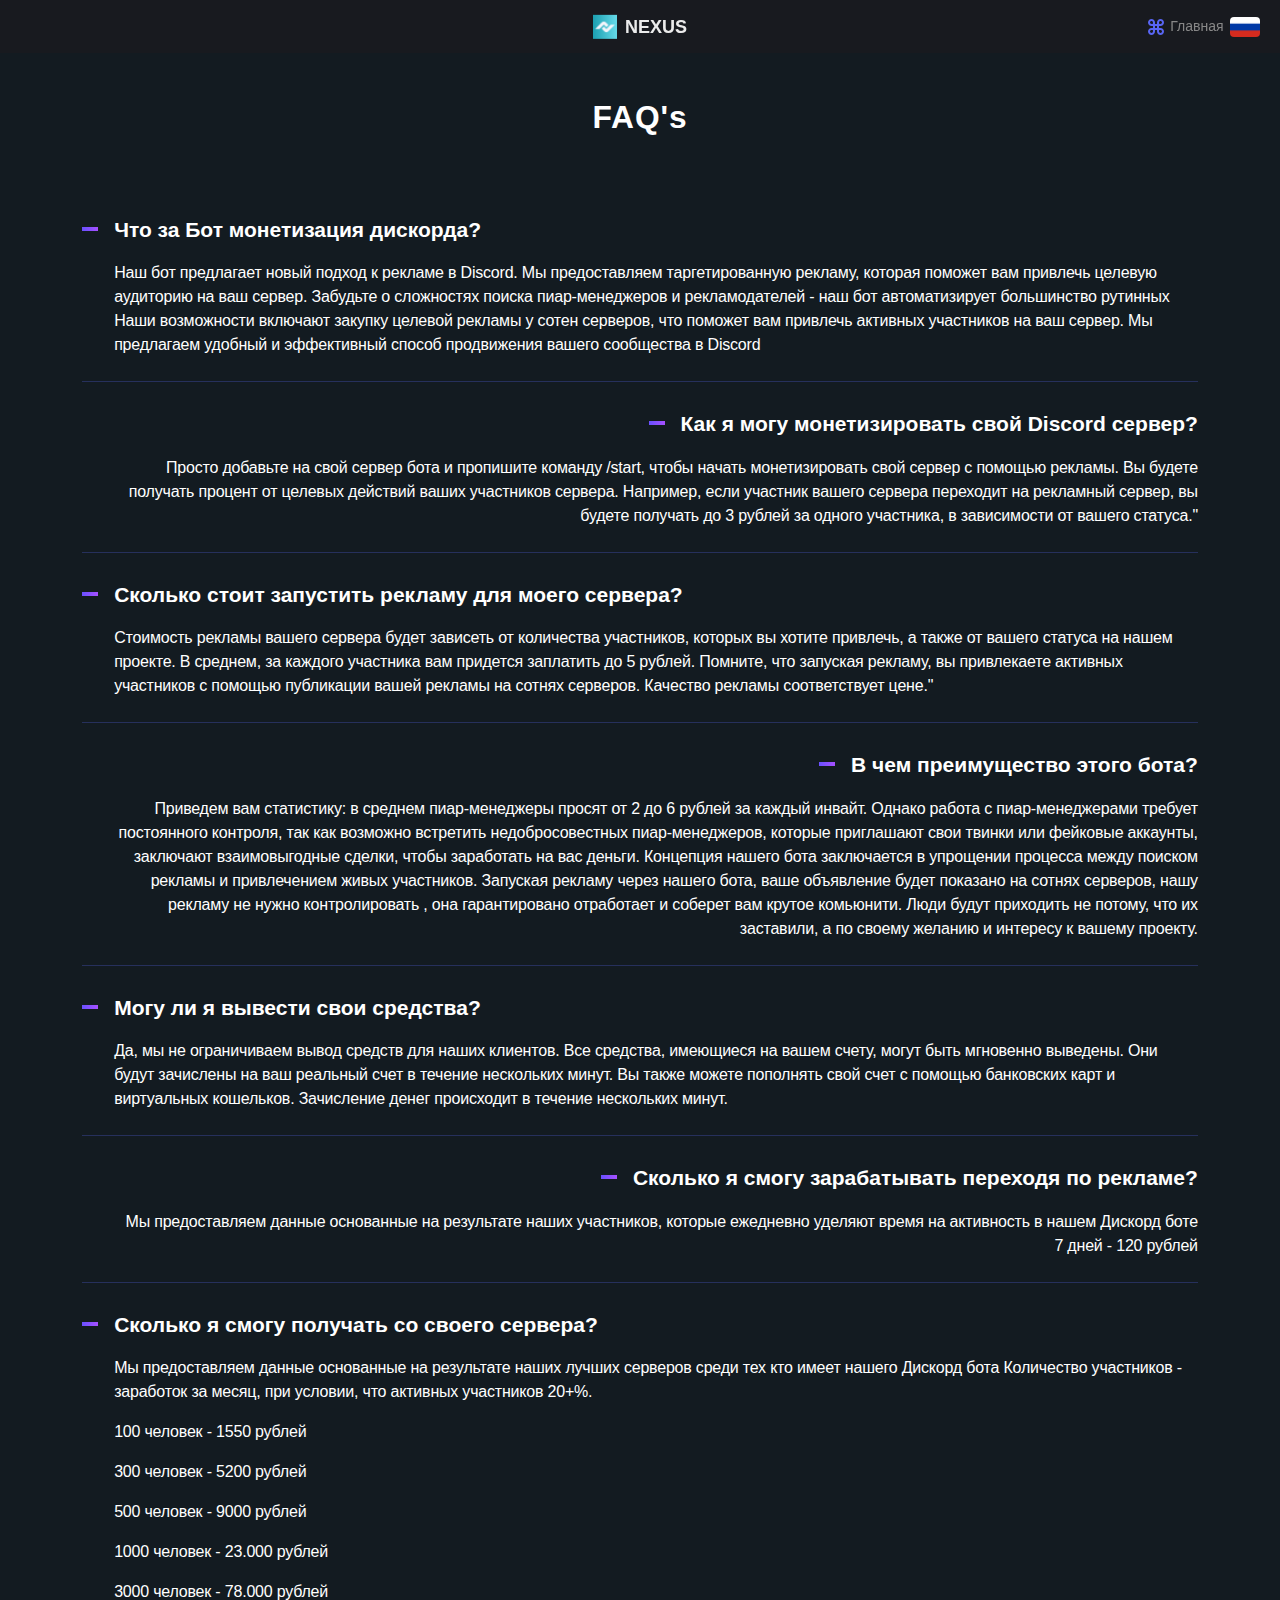
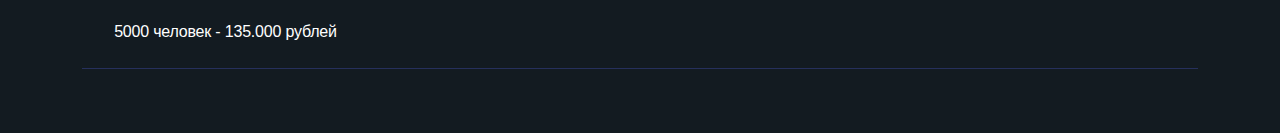
<file: faq/index.html>
<!DOCTYPE html>
<html lang="en">

<head>
    <meta charset="UTF-8">
    <meta name="viewport" content="width=device-width, initial-scale=1.0">
    <link rel="shortcut icon" href="../images/favicon.svg" type="x-icon">
    <link rel="stylesheet" href="https://cdnjs.cloudflare.com/ajax/libs/font-awesome/6.4.0/css/all.min.css">
    <link rel="stylesheet" href="../css/icons.css">
    <link rel="stylesheet" href="../css/normalize.css">
    <link rel="stylesheet" href="../css/style.css">
    <title>NEXUS</title>
</head>

<body>
    <div class="wrapper">
        <header class="header">
            <div class="header__inner">
                <a class="logo" href="/index.html">
                    NEXUS
                </a>
                <nav class="menu">
                    <ul class="menu__list">
                        <li class="menu__item">
                            <a class="menu__link" href="../">
                                <svg width="16" height="16" viewBox="0 0 16 16" fill="none"
                                    xmlns="http://www.w3.org/2000/svg">
                                    <path
                                        d="M12.5 7H11V9H12.5C13.4688 9 14.2943 9.34115 14.9766 10.0234C15.6589 10.7057 16 11.5312 16 12.5C16 13.4688 15.6589 14.2943 14.9766 14.9766C14.2943 15.6589 13.4688 16 12.5 16C11.5312 16 10.7057 15.6589 10.0234 14.9766C9.34115 14.2943 9 13.4688 9 12.5V11H7V12.5C7 13.4688 6.65885 14.2943 5.97656 14.9766C5.29427 15.6589 4.46875 16 3.5 16C2.53125 16 1.70573 15.6589 1.02344 14.9766C0.341146 14.2943 0 13.4688 0 12.5C0 11.5312 0.341146 10.7057 1.02344 10.0234C1.70573 9.34115 2.53125 9 3.5 9H5V7H3.5C2.53125 7 1.70573 6.65885 1.02344 5.97656C0.341146 5.29427 0 4.46875 0 3.5C0 2.53125 0.341146 1.70573 1.02344 1.02344C1.70573 0.341146 2.53125 0 3.5 0C4.46875 0 5.29427 0.341146 5.97656 1.02344C6.65885 1.70573 7 2.53125 7 3.5V5H9V3.5C9 2.53125 9.34115 1.70573 10.0234 1.02344C10.7057 0.341146 11.5312 0 12.5 0C13.4688 0 14.2943 0.341146 14.9766 1.02344C15.6589 1.70573 16 2.53125 16 3.5C16 4.46875 15.6589 5.29427 14.9766 5.97656C14.2943 6.65885 13.4688 7 12.5 7ZM11 12.5C11 12.9167 11.1458 13.2708 11.4375 13.5625C11.7292 13.8542 12.0833 14 12.5 14C12.9167 14 13.2708 13.8542 13.5625 13.5625C13.8542 13.2708 14 12.9167 14 12.5C14 12.0833 13.8542 11.7292 13.5625 11.4375C13.2708 11.1458 12.9167 11 12.5 11H11.5C11.3646 11 11.2474 11.0495 11.1484 11.1484C11.0495 11.2474 11 11.3646 11 11.5V12.5ZM5 3.5C5 3.08333 4.85417 2.72917 4.5625 2.4375C4.27083 2.14583 3.91667 2 3.5 2C3.08333 2 2.72917 2.14583 2.4375 2.4375C2.14583 2.72917 2 3.08333 2 3.5C2 3.91667 2.14583 4.27083 2.4375 4.5625C2.72917 4.85417 3.08333 5 3.5 5H4.5C4.63542 5 4.7526 4.95052 4.85156 4.85156C4.95052 4.7526 5 4.63542 5 4.5V3.5ZM5 11.5C5 11.3646 4.95052 11.2474 4.85156 11.1484C4.7526 11.0495 4.63542 11 4.5 11H3.5C3.08333 11 2.72917 11.1458 2.4375 11.4375C2.14583 11.7292 2 12.0833 2 12.5C2 12.9167 2.14583 13.2708 2.4375 13.5625C2.72917 13.8542 3.08333 14 3.5 14C3.91667 14 4.27083 13.8542 4.5625 13.5625C4.85417 13.2708 5 12.9167 5 12.5V11.5ZM9 7H7V9H9V7ZM12.5 2C12.0833 2 11.7292 2.14583 11.4375 2.4375C11.1458 2.72917 11 3.08333 11 3.5V4.5C11 4.63542 11.0495 4.7526 11.1484 4.85156C11.2474 4.95052 11.3646 5 11.5 5H12.5C12.9167 5 13.2708 4.85417 13.5625 4.5625C13.8542 4.27083 14 3.91667 14 3.5C14 3.08333 13.8542 2.72917 13.5625 2.4375C13.2708 2.14583 12.9167 2 12.5 2Z"
                                        fill="#5865F2" />
                                </svg>
                                Главная
                            </a>
                        </li>
                    </ul>
                </nav>
                <div class="burger">
                    <div class="burger__line"></div>
                </div>
                <img class="country" src="../images/ru.png" alt="">
            </div>
        </header>
        <main class="main">
            <section class="faq">
                <div class="container">
                    <h1 class="top__title faq__title">FAQ's</h1>
                    <div class="faq__content">
                        <div class="faq__content-item">
                            <h2 class="faq__heading">
                                Что за Бот монетизация дискорда?
                            </h2>
                            <p class="faq__text">
                                Наш бот предлагает новый подход к рекламе в Discord. Мы предоставляем таргетированную
                                рекламу, которая поможет вам
                                привлечь целевую аудиторию на ваш сервер. Забудьте о сложностях поиска пиар-менеджеров и
                                рекламодателей - наш бот
                                автоматизирует большинство рутинных

                                Наши возможности включают закупку целевой рекламы у сотен серверов, что поможет вам
                                привлечь
                                активных участников на ваш
                                сервер. Мы предлагаем удобный и эффективный способ продвижения вашего сообщества в
                                Discord
                            </p>
                        </div>
                        <div class="faq__content-item">
                            <h2 class="faq__heading">
                                Как я могу монетизировать свой Discord сервер?
                            </h2>
                            <p class="faq__text">
                                Просто добавьте на свой сервер бота и пропишите команду /start, чтобы начать
                                монетизировать свой сервер с помощью
                                рекламы. Вы будете получать процент от целевых действий ваших участников сервера.
                                Например, если участник вашего сервера
                                переходит на рекламный сервер, вы будете получать до 3 рублей за одного участника, в
                                зависимости от вашего статуса."
                            </p>
                        </div>
                        <div class="faq__content-item">
                            <h2 class="faq__heading">
                                Сколько стоит запустить рекламу для моего сервера?
                            </h2>
                            <p class="faq__text">
                                Стоимость рекламы вашего сервера будет зависеть от количества участников, которых вы
                                хотите привлечь, а также от вашего
                                статуса на нашем проекте. В среднем, за каждого участника вам придется заплатить до 5
                                рублей.

                                Помните, что запуская рекламу, вы привлекаете активных участников с помощью публикации
                                вашей рекламы на сотнях серверов.
                                Качество рекламы соответствует цене."

                            </p>
                        </div>
                        <div class="faq__content-item">
                            <h2 class="faq__heading">
                                В чем преимущество этого бота?
                            </h2>
                            <p class="faq__text">
                                Приведем вам статистику: в среднем пиар-менеджеры просят от 2 до 6 рублей за каждый
                                инвайт. Однако работа с
                                пиар-менеджерами требует постоянного контроля, так как возможно встретить
                                недобросовестных пиар-менеджеров, которые
                                приглашают свои твинки или фейковые аккаунты, заключают взаимовыгодные сделки, чтобы
                                заработать на вас деньги.

                                Концепция нашего бота заключается в упрощении процесса между поиском рекламы и
                                привлечением живых участников. Запуская
                                рекламу через нашего бота, ваше объявление будет показано на сотнях серверов, нашу
                                рекламу не нужно контролировать , она
                                гарантировано отработает и соберет вам крутое комьюнити. Люди будут приходить не потому,
                                что их заставили, а по своему
                                желанию и интересу к вашему проекту.
                            </p>
                        </div>
                        <div class="faq__content-item">
                            <h2 class="faq__heading">
                                Могу ли я вывести свои средства?
                            </h2>
                            <p class="faq__text">
                                Да, мы не ограничиваем вывод средств для наших клиентов. Все средства, имеющиеся на
                                вашем счету, могут быть мгновенно
                                выведены. Они будут зачислены на ваш реальный счет в течение нескольких минут. Вы также
                                можете пополнять свой счет с
                                помощью банковских карт и виртуальных кошельков. Зачисление денег происходит в течение
                                нескольких минут.
                            </p>
                        </div>
                        <div class="faq__content-item" style="width: 100%;">
                            <h2 class="faq__heading">
                                Сколько я смогу зарабатывать переходя по рекламе?
                            </h2>
                            <p class="faq__text">
                                Мы предоставляем данные основанные на результате наших участников, которые ежедневно
                                уделяют время на активность в нашем
                                Дискорд боте
                                7 дней - 120 рублей
                            </p>
                        </div>
                        <div class="faq__content-item">
                            <h2 class="faq__heading">
                                Сколько я смогу получать со своего сервера?
                            </h2>
                            <p class="faq__text">
                                Мы предоставляем данные основанные на результате наших лучших серверов среди тех кто
                                имеет нашего Дискорд бота
                                Количество участников - заработок за месяц, при условии, что активных участников 20+%.
                            </p>
                            <p class="faq__text">
                                100 человек - 1550 рублей
                            </p>
                            <p class="faq__text">
                                300 человек - 5200 рублей
                            </p>
                            <p class="faq__text">
                                500 человек - 9000 рублей
                            </p>
                            <p class="faq__text">
                                1000 человек - 23.000 рублей
                            </p>
                            <p class="faq__text">
                                3000 человек - 78.000 рублей
                            </p>
                            <p class="faq__text">
                                5000 человек - 135.000 рублей
                            </p>
                        </div>
                    </div>
                </div>
            </section>
        </main>
    </div>
    <script src="https://cdnjs.cloudflare.com/ajax/libs/jquery/3.7.0/jquery.min.js"></script>
    <script src="../js/main.js?v=0.0001"></script>
</body>

</html>
</file>
<file: css/icons.css>
@font-face {
  font-family: 'icomoon';
  src:  url('../fonts/icons/icomoon.eot?g1ydtm');
  src:  url('../fonts/icons/icomoon.eot?g1ydtm#iefix') format('embedded-opentype'),
    url('../fonts/icons/icomoon.ttf?g1ydtm') format('truetype'),
    url('../fonts/icons/icomoon.woff?g1ydtm') format('woff'),
    url('../fonts/icons/icomoon.svg?g1ydtm#icomoon') format('svg');
  font-weight: normal;
  font-style: normal;
  font-display: block;
}

[class^="icon-"], [class*=" icon-"] {
  /* use !important to prevent issues with browser extensions that change fonts */
  font-family: 'icomoon' !important;
  speak: never;
  font-style: normal;
  font-weight: normal;
  font-variant: normal;
  text-transform: none;
  line-height: 1;

  /* Better Font Rendering =========== */
  -webkit-font-smoothing: antialiased;
  -moz-osx-font-smoothing: grayscale;
}

.icon-arrow:before {
  content: "\e900";
}
.icon-basket:before {
  content: "\e901";
}
.icon-boat:before {
  content: "\e902";
}
.icon-calendar:before {
  content: "\e903";
}
.icon-catalog:before {
  content: "\e904";
}
.icon-close:before {
  content: "\e905";
}
.icon-delivery:before {
  content: "\e906";
}
.icon-drawing:before {
  content: "\e907";
}
.icon-email:before {
  content: "\e908";
}
.icon-filter:before {
  content: "\e909";
}
.icon-gift:before {
  content: "\e90a";
}
.icon-happy:before {
  content: "\e90b";
}
.icon-hot-air-baloon:before {
  content: "\e90c";
}
.icon-loca:before {
  content: "\e90d";
}
.icon-location:before {
  content: "\e90e";
}
.icon-man:before {
  content: "\e90f";
}
.icon-man-and-woman:before {
  content: "\e910";
}
.icon-phone:before {
  content: "\e911";
}
.icon-photo-camera:before {
  content: "\e912";
}
.icon-play:before {
  content: "\e913";
}
.icon-plus:before {
  content: "\e914";
}
.icon-price:before {
  content: "\e915";
}
.icon-search:before {
  content: "\e916";
}
.icon-spa:before {
  content: "\e917";
}
.icon-star-bg:before {
  content: "\e918";
}
.icon-star-transparent:before {
  content: "\e919";
}
.icon-support:before {
  content: "\e91a";
}
.icon-surf:before {
  content: "\e91b";
}
.icon-tank:before {
  content: "\e91c";
}
.icon-time:before {
  content: "\e91d";
}
.icon-vk:before {
  content: "\e91e";
}
.icon-watch:before {
  content: "\e91f";
}
.icon-woman:before {
  content: "\e920";
}
.icon-youtube:before {
  content: "\e921";
}
</file>
<file: css/style.css>
@font-face {
    font-family: "Montserrat";
    font-weight: 500;
    font-style: normal;
    src: url("../fonts/Montserrat-Medium.woff") format("woff"), url("../fonts/Montserrat-Medium.woff2") format("woff2");
    font-display: swap
}

*,
*::after,
*::before {
    box-sizing: border-box;
    margin: 0;
    padding: 0;
    border: 0
}

ul {
    list-style: none
}

img {
    max-width: 100%;
    display: block
}

input,
button {
    font: inherit
}

a {
    text-decoration: none
}

html,
body {
    height: 100%
}

body {
    font-family: "Open Sans", Vazirmatn, sans-serif;
    font-weight: 400;
    color: #fff;
    font-size: 14px;
    line-height: 1.5;
    background-color: #131b21;
    overflow-x: hidden
}

body.no-scroll {
    overflow-y: hidden
}

body::-webkit-scrollbar {
    width: 13px;
    background-color: #2f3136;
    border-radius: 4px
}

body::-webkit-scrollbar-thumb {
    background: #6d6d79;
    border-radius: 4px
}

.wrapper {
    min-width: 320px;
    min-height: 100%;
    display: flex;
    flex-direction: column;
    margin-left: auto;
    margin-right: auto
}

h1 {
    font-weight: 700;
    font-size: 28px;
    text-align: center;
    letter-spacing: .9px
}

@media(min-width: 992px) {
    h1 {
        font-size: calc(0.0129310345 * 100vw + 15.1724137931px)
    }
}

@media(min-width: 1920px) {
    h1 {
        font-size: 40px
    }
}

.main {
    margin-top: 30px;
    flex-grow: 1
}

.container {
    width: 962px;
    width: 100%;
    max-width: 1554px;
    margin: 0 auto;
    padding-left: 15px;
    padding-right: 15px
}

@media(min-width: 992px) {
    .container {
        width: calc(0.6379310345 * 100vw + 329.1724137931px)
    }
}

@media(min-width: 1920px) {
    .container {
        width: 1554px
    }
}

@media screen and (max-width: 992px) {
    .container {
        max-width: 720px
    }
}

@media screen and (max-width: 768px) {
    .container {
        max-width: 540px
    }
}

@media screen and (max-width: 576px) {
    .container {
        max-width: none
    }
}

.logo__img {
    -o-object-fit: contain;
    object-fit: contain;
    height: 40px
}

@media(min-width: 992px) {
    .logo__img {
        height: calc(0.0075431034 * 100vw + 32.5172413793px)
    }
}

@media(min-width: 1920px) {
    .logo__img {
        height: 47px
    }
}

.btn {
    display: flex;
    align-items: center;
    gap: 5px;
    padding-top: 6px;
    padding-bottom: 6px;
    padding-left: 15px;
    padding-right: 15px;
    background: rgba(0, 0, 0, 0);
    font-weight: 500;
    font-size: 15px;
    line-height: 1.2;
    color: #839bad;
    border: 4px solid #233442;
    -webkit-backdrop-filter: blur(5px);
    backdrop-filter: blur(5px);
    border-radius: 8px;
    outline: none;
    transition: transform .38s ease-in-out;
    cursor: pointer
}

@media(min-width: 992px) {
    .btn {
        gap: calc(0.005387931 * 100vw + -0.3448275862px)
    }
}

@media(min-width: 1920px) {
    .btn {
        gap: 10px
    }
}

@media(min-width: 992px) {
    .btn {
        padding-top: calc(0.0094935345 * 100vw + -3.4175862069px)
    }
}

@media(min-width: 1920px) {
    .btn {
        padding-top: 14.81px
    }
}

@media(min-width: 992px) {
    .btn {
        padding-bottom: calc(0.0094935345 * 100vw + -3.4175862069px)
    }
}

@media(min-width: 1920px) {
    .btn {
        padding-bottom: 14.81px
    }
}

@media(min-width: 992px) {
    .btn {
        padding-left: calc(0.0161637931 * 100vw + -1.0344827586px)
    }
}

@media(min-width: 1920px) {
    .btn {
        padding-left: 30px
    }
}

@media(min-width: 992px) {
    .btn {
        padding-right: calc(0.0161637931 * 100vw + -1.0344827586px)
    }
}

@media(min-width: 1920px) {
    .btn {
        padding-right: 30px
    }
}

@media(min-width: 992px) {
    .btn {
        font-size: calc(0.0021551724 * 100vw + 12.8620689655px)
    }
}

@media(min-width: 1920px) {
    .btn {
        font-size: 17px
    }
}

.btn:hover {
    transform: translateY(-10px) scale(1.05)
}

.btn--discord {
    background: linear-gradient(90deg, #6850ff, #a750ff);
    border: 0;
    color: #fff;
    outline: none;
    unicode-bidi: plaintext;
    padding-top: 6px;
    padding-bottom: 6px
}

@media(min-width: 992px) {
    .btn--discord {
        padding-top: calc(0.0059267241 * 100vw + 0.1206896552px)
    }
}

@media(min-width: 1920px) {
    .btn--discord {
        padding-top: 11.5px
    }
}

@media(min-width: 992px) {
    .btn--discord {
        padding-bottom: calc(0.0059267241 * 100vw + 0.1206896552px)
    }
}

@media(min-width: 1920px) {
    .btn--discord {
        padding-bottom: 11.5px
    }
}

#sm-wrapper {
    display: none
}

.header {
    position: relative;
    z-index: 9;
    padding: 20px;
    display: flex;
    justify-content: space-between;
    background-color: rgba(26, 26, 31, .716);
    -webkit-backdrop-filter: blur(15px);
    backdrop-filter: blur(15px);
    height: 3.8em;
    position: fixed;
    width: 100%;
    right: 0;
    left: 0;
    top: 0
}

.header__inner {
    display: flex;
    align-items: center;
    gap: 5px;
    margin-left: auto
}

@media(min-width: 992px) {
    .header__inner {
        gap: calc(0.005387931 * 100vw + -0.3448275862px)
    }
}

@media(min-width: 1920px) {
    .header__inner {
        gap: 10px
    }
}

.header .country {
    max-width: 30px;
    height: 20px;
    border-radius: 4px
}

.logo {
    display: flex;
    position: absolute;
    left: 50%;
    -webkit-user-select: none;
    -moz-user-select: none;
    user-select: none;
    cursor: pointer;
    top: 50%;
    transform: translate(-50%, -50%)
}

.logo__img {
    margin-left: auto;
    margin-right: auto;
    width: 7em
}

.menu__list {
    display: flex;
    align-items: center;
    gap: 5px
}

@media(min-width: 992px) {
    .menu__list {
        gap: calc(0.005387931 * 100vw + -0.3448275862px)
    }
}

@media(min-width: 1920px) {
    .menu__list {
        gap: 10px
    }
}

.menu__item {
    display: flex;
    align-items: center;
    gap: 5px;
    margin-left: auto
}

@media(min-width: 992px) {
    .menu__item {
        gap: calc(0.005387931 * 100vw + -0.3448275862px)
    }
}

@media(min-width: 1920px) {
    .menu__item {
        gap: 10px
    }
}

.menu__link {
    display: flex;
    align-items: center;
    gap: 5px;
    color: #878787
}

@media(min-width: 992px) {
    .menu__link {
        gap: calc(0.005387931 * 100vw + -0.3448275862px)
    }
}

@media(min-width: 1920px) {
    .menu__link {
        gap: 10px
    }
}

.menu__link img {
    width: 16px;
    height: 16px
}

@media(max-width: 992px) {
    .menu {
        position: absolute;
        top: -20px;
        left: 0;
        width: 100%;
        height: auto;
        transform: translateY(-200%);
        display: flex;
        flex-direction: column;
        align-items: center;
        padding: 20px 20px 20px 20px;
        opacity: 0;
        visibility: hidden;
        z-index: -1;
        flex-shrink: unset;
        transition: transform .38s ease-in-out, opacity .38s ease-in-out, visibility .38s ease-in-out, z-index .38s ease-in-out;
        background-color: rgba(26, 26, 31, .9);
        -webkit-backdrop-filter: blur(15px);
        backdrop-filter: blur(15px)
    }

    .menu.active {
        padding-top: 100px;
        opacity: 1;
        visibility: visible;
        z-index: 10;
        transform: translateY(0%);
        transition: transform .38s ease-in-out, opacity .38s ease-in-out, visibility .38s ease-in-out, z-index .38s ease-in-out;
        justify-content: unset
    }

    .menu__list {
        flex-direction: column
    }

    .menu__item {
        width: 100%;
        padding: 10px 0px
    }

    .menu__link {
        width: 100%;
        display: block;
        color: #fff;
        text-align: center
    }

    .menu__link svg {
        display: none
    }
}

.burger {
    display: none
}

@media(max-width: 992px) {
    .burger {
        position: relative;
        display: block;
        margin-left: 30px;
        top: 0;
        width: 24px;
        height: 20px;
        cursor: pointer;
        z-index: 11
    }

    .burger__line {
        position: absolute;
        top: 50%;
        transform: translateY(-50%);
        width: 100%;
        height: 3px;
        background-color: rgba(255, 255, 255, .4);
        transition: all .38s
    }

    .burger::before,
    .burger::after {
        content: "";
        position: absolute;
        left: 0;
        width: 100%;
        height: 3px;
        background-color: rgba(255, 255, 255, .4);
        transition: all .38s
    }

    .burger::before {
        top: 0
    }

    .burger::after {
        bottom: 0
    }

    .burger.active::before {
        background-color: #fff;
        top: 50%;
        transform: translateY(-50%) rotate(-45deg)
    }

    .burger.active::after {
        background-color: #fff;
        top: 50%;
        transform: translateY(-50%) rotate(45deg)
    }

    .burger.active .burger__line {
        transform: scale(0)
    }
}

.top {
    margin-top: 85px;
    margin-bottom: 105px
}

@media(min-width: 992px) {
    .top {
        margin-top: calc(0.0915948276 * 100vw + -5.8620689655px)
    }
}

@media(min-width: 1920px) {
    .top {
        margin-top: 170px
    }
}

@media(min-width: 992px) {
    .top {
        margin-bottom: calc(0.1131465517 * 100vw + -7.2413793103px)
    }
}

@media(min-width: 1920px) {
    .top {
        margin-bottom: 210px
    }
}

.top__title {
    margin-bottom: 15px
}

@media(min-width: 992px) {
    .top__title {
        margin-bottom: calc(0.0161637931 * 100vw + -1.0344827586px)
    }
}

@media(min-width: 1920px) {
    .top__title {
        margin-bottom: 30px
    }
}

.top__box {
    display: flex;
    align-items: center;
    justify-content: center;
    gap: 10px
}

@media(min-width: 992px) {
    .top__box {
        gap: calc(0.0107758621 * 100vw + -0.6896551724px)
    }
}

@media(min-width: 1920px) {
    .top__box {
        gap: 20px
    }
}

@media(max-width: 992px) {
    .top {
        margin-bottom: 50px
    }

    .top__title {
        width: 90%;
        margin-left: auto;
        margin-right: auto
    }

    .top__box {
        flex-direction: column
    }
}

@media(max-width: 768px) {
    .top {
        margin-bottom: 30px
    }
}

.why {
    margin-top: 105px;
    margin-bottom: 105px
}

@media(min-width: 992px) {
    .why {
        margin-top: calc(0.1131465517 * 100vw + -7.2413793103px)
    }
}

@media(min-width: 1920px) {
    .why {
        margin-top: 210px
    }
}

@media(min-width: 992px) {
    .why {
        margin-bottom: calc(0.1131465517 * 100vw + -7.2413793103px)
    }
}

@media(min-width: 1920px) {
    .why {
        margin-bottom: 210px
    }
}

.why__inner {
    display: grid;
    grid-template-columns: 1fr .8fr .8fr;
    gap: 35px
}

@media(min-width: 992px) {
    .why__inner {
        gap: calc(0.0377155172 * 100vw + -2.4137931034px)
    }
}

@media(min-width: 1920px) {
    .why__inner {
        gap: 70px
    }
}

.why__box {
    display: flex;
    flex-direction: column;
    gap: 25px
}

@media(min-width: 992px) {
    .why__box {
        gap: calc(0.0334051724 * 100vw + -8.1379310345px)
    }
}

@media(min-width: 1920px) {
    .why__box {
        gap: 56px
    }
}

.why__item {
    display: flex;
    flex-direction: column;
    gap: 5px
}

@media(min-width: 992px) {
    .why__item {
        gap: calc(0.0032327586 * 100vw + 1.7931034483px)
    }
}

@media(min-width: 1920px) {
    .why__item {
        gap: 8px
    }
}

.why__item-title {
    position: relative;
    font-size: 24px;
    margin-bottom: 10px
}

@media(min-width: 992px) {
    .why__item-title {
        font-size: calc(0.0043103448 * 100vw + 19.724137931px)
    }
}

@media(min-width: 1920px) {
    .why__item-title {
        font-size: 28px
    }
}

@media(min-width: 992px) {
    .why__item-title {
        margin-bottom: calc(0.005387931 * 100vw + 4.6551724138px)
    }
}

@media(min-width: 1920px) {
    .why__item-title {
        margin-bottom: 15px
    }
}

.why__item-title:after {
    content: "";
    position: absolute;
    width: 12%;
    height: 80%;
    top: 50%;
    transform: translateY(-50%);
    left: 0;
    background: rgba(106, 80, 255, .4)
}

.why__item-title span {
    font-weight: 600;
    color: #7e67ff
}

.why__item-circle {
    margin-top: 60px;
    width: 160px;
    height: 160px;
    margin-left: -25px
}

@media(min-width: 992px) {
    .why__item-circle {
        margin-top: calc(0.0646551724 * 100vw + -4.1379310345px)
    }
}

@media(min-width: 1920px) {
    .why__item-circle {
        margin-top: 120px
    }
}

@media(min-width: 992px) {
    .why__item-circle {
        width: calc(0.1099137931 * 100vw + 50.9655172414px)
    }
}

@media(min-width: 1920px) {
    .why__item-circle {
        width: 262px
    }
}

@media(min-width: 992px) {
    .why__item-circle {
        height: calc(0.1099137931 * 100vw + 50.9655172414px)
    }
}

@media(min-width: 1920px) {
    .why__item-circle {
        height: 262px
    }
}

@media(min-width: 992px) {
    .why__item-circle {
        margin-left: calc(-0.0269396552 * 100vw + 1.724137931px)
    }
}

@media(min-width: 1920px) {
    .why__item-circle {
        margin-left: -50px
    }
}

.why__item-text {
    font-size: 12px;
    line-height: 1.2;
    color: #839bad
}

@media(min-width: 992px) {
    .why__item-text {
        font-size: calc(0.0021551724 * 100vw + 9.8620689655px)
    }
}

@media(min-width: 1920px) {
    .why__item-text {
        font-size: 14px
    }
}

.why__item-text--accent {
    font-size: 14px;
    color: #fff;
    line-height: 1.25
}

@media(min-width: 992px) {
    .why__item-text--accent {
        font-size: calc(0.0021551724 * 100vw + 11.8620689655px)
    }
}

@media(min-width: 1920px) {
    .why__item-text--accent {
        font-size: 16px
    }
}

.why__item-subtitle {
    font-weight: 500;
    font-size: 17px;
    line-height: 1.2;
    color: #fff
}

@media(min-width: 992px) {
    .why__item-subtitle {
        font-size: calc(0.0021551724 * 100vw + 14.8620689655px)
    }
}

@media(min-width: 1920px) {
    .why__item-subtitle {
        font-size: 19px
    }
}

@media(max-width: 992px) {
    .why {
        margin-top: 50px;
        margin-bottom: 50px
    }

    .why__item-title:after {
        content: none
    }
}

@media(max-width: 768px) {
    .why {
        margin-top: 30px;
        margin-bottom: 30px
    }

    .why__inner {
        grid-template-columns: 1fr
    }

    .why__item-circle {
        display: none
    }
}

.content {
    margin-top: 105px;
    margin-bottom: 80px
}

@media(min-width: 992px) {
    .content {
        margin-top: calc(0.1131465517 * 100vw + -7.2413793103px)
    }
}

@media(min-width: 1920px) {
    .content {
        margin-top: 210px
    }
}

@media(min-width: 992px) {
    .content {
        margin-bottom: calc(0.0862068966 * 100vw + -5.5172413793px)
    }
}

@media(min-width: 1920px) {
    .content {
        margin-bottom: 160px
    }
}

.content__inner {
    display: flex;
    flex-direction: column;
    gap: 50px
}

@media(min-width: 992px) {
    .content__inner {
        gap: calc(0.1077586207 * 100vw + -56.8965517241px)
    }
}

@media(min-width: 1920px) {
    .content__inner {
        gap: 150px
    }
}

.content__item {
    position: relative;
    display: flex;
    align-items: center;
    justify-content: space-between;
    background: #5865f2;
    border-radius: 26px;
    padding-top: 35px;
    padding-bottom: 35px;
    padding-right: 20px
}

@media(min-width: 992px) {
    .content__item {
        padding-top: calc(0.0431034483 * 100vw + -7.7586206897px)
    }
}

@media(min-width: 1920px) {
    .content__item {
        padding-top: 75px
    }
}

@media(min-width: 992px) {
    .content__item {
        padding-bottom: calc(0.0431034483 * 100vw + -7.7586206897px)
    }
}

@media(min-width: 1920px) {
    .content__item {
        padding-bottom: 75px
    }
}

@media(min-width: 992px) {
    .content__item {
        padding-right: calc(0.0215517241 * 100vw + -1.3793103448px)
    }
}

@media(min-width: 1920px) {
    .content__item {
        padding-right: 40px
    }
}

.content__item--reverse {
    flex-direction: row-reverse;
    padding-left: 20px;
    padding-right: 0
}

@media(min-width: 992px) {
    .content__item--reverse {
        padding-left: calc(0.0215517241 * 100vw + -1.3793103448px)
    }
}

@media(min-width: 1920px) {
    .content__item--reverse {
        padding-left: 40px
    }
}

.content__item--reverse .content__item-box {
    margin-right: auto;
    margin-left: unset
}

.content__item--reverse .content__item-img {
    position: absolute;
    right: 0;
    border-radius: 10px;
    width: 26.2%;
    margin-left: auto;
    perspective: 484px;
    filter: drop-shadow(10px 40px 30px rgba(0, 0, 0, 0.5));
    transform: scale(1) perspective(1000px) rotateX(23deg) rotateY(-23deg) rotate(15deg) translateX(-35px);
    transition: all .2s ease-out
}

.content__item--reverse .content__item-img:hover {
    perspective: 0;
    transform: scale(1) rotateX(0) rotateY(0) rotate(0) translateX(35px)
}

.content__item-box {
    display: flex;
    flex-direction: column;
    gap: 5px;
    width: 60%;
    margin-left: auto
}

.logo {}

.faq {
    margin: 64px 0;
}

.faq__heading {
    position: relative;
    padding-left: 32px;
}

.faq__heading::after {
    content: '';
    width: 16px;
    height: 4px;
    position: absolute;
    left: 0;
    top: 13px;
    background: linear-gradient(90deg, #6850ff, #a750ff);
}

.faq__content {
    display: flex;
    margin-top: 72px;
    flex-direction: column;
    align-items: flex-start;
    justify-content: start;
    gap: 26px;
}

.faq__content-item {
    padding-bottom: 24px;
    border-bottom: 1px solid #5865f249;
    display: flex;
    flex-direction: column;
    align-items: flex-start;
    justify-content: start;
    gap: 16px;
}



.faq__content-item:nth-child(even) {
    align-items: flex-end;
    text-align: end;
}

.faq__text {
    font-size: 16px;
    font-weight: 500;
    letter-spacing: -0.2px;
    margin-left: 32px;
}

.logo {
    font-weight: 600;
    font-size: 18px;
    line-height: 1.35;
    color: #ffffffea;
    padding-left: 32px;
    background-image: url(../images/logo.png);
    background-repeat: no-repeat;
    background-position: left center;
    background-size: contain;
}

@media(min-width: 992px) {
    .content__item-box {
        gap: calc(0.005387931 * 100vw + -0.3448275862px)
    }
}

@media(min-width: 1920px) {
    .content__item-box {
        gap: 10px
    }
}

.content__item-img {
    position: absolute;
    left: 0;
    border-radius: 10px;
    width: 26.2%;
    perspective: 484px;
    filter: drop-shadow(-10px 40px 30px rgba(0, 0, 0, 0.5));
    transform: scale(1) perspective(1000px) rotateX(23deg) rotateY(23deg) rotate(-9.8deg) translateX(-15px);
    transition: all .2s ease-out
}

.content__item-img:hover {
    perspective: 0;
    transform: scale(1) rotateX(0) rotateY(0) rotate(0) translateX(-45px)
}

.content__item-title {
    font-weight: 600;
    font-size: 15px;
    line-height: 1.35
}

@media(min-width: 992px) {
    .content__item-title {
        font-size: calc(0.0021551724 * 100vw + 12.8620689655px)
    }
}

@media(min-width: 1920px) {
    .content__item-title {
        font-size: 17px
    }
}

.content__item-text {
    font-weight: 500;
    font-size: 12px;
    line-height: 1.2
}

@media(min-width: 992px) {
    .content__item-text {
        font-size: calc(0.0021551724 * 100vw + 9.8620689655px)
    }
}

@media(min-width: 1920px) {
    .content__item-text {
        font-size: 14px
    }
}

@media(max-width: 992px) {
    .content {
        margin-bottom: 50px
    }

    .content__item--reverse .content__item-img {
        width: 35%
    }

    .content__item-img {
        width: 35%
    }
}

@media(max-width: 768px) {
    .content {
        margin-bottom: 30px
    }

    .content__inner {
        gap: 70px
    }

    .content__item {
        padding: 35px 20px
    }

    .content__item--reverse .content__item-img {
        margin-left: auto;
        margin-right: auto;
        left: 0;
        transform: scale(1) perspective(1000px) rotateX(23deg) rotateY(-23deg) rotate(15deg) translateX(-35px) translateY(-80%)
    }

    .content__item-box {
        width: 100%
    }

    .content__item-img {
        margin-left: auto;
        margin-right: auto;
        right: 0;
        transform: scale(1) perspective(1000px) rotateX(23deg) rotateY(-23deg) rotate(15deg) translateX(-35px) translateY(-80%)
    }
}

@media(max-width: 576px) {
    .content__item--reverse .content__item-img {
        top: -100px;
        width: unset;
        height: 130px;
        transform: scale(1) perspective(1000px) rotateX(23deg) rotateY(-23deg) rotate(15deg) translateX(0)
    }

    .content__item-img {
        top: -100px;
        width: unset;
        height: 130px;
        transform: scale(1) perspective(1000px) rotateX(23deg) rotateY(-23deg) rotate(15deg) translateX(0)
    }
}

.community {
    margin-top: 80px
}

@media(min-width: 992px) {
    .community {
        margin-top: calc(0.0862068966 * 100vw + -5.5172413793px)
    }
}

@media(min-width: 1920px) {
    .community {
        margin-top: 160px
    }
}

.community__box {
    display: flex;
    align-items: center;
    justify-content: space-between;
    gap: 10px;
    margin-bottom: 30px
}

@media(min-width: 992px) {
    .community__box {
        margin-bottom: calc(0.0280172414 * 100vw + 2.2068965517px)
    }
}

@media(min-width: 1920px) {
    .community__box {
        margin-bottom: 56px
    }
}

.community__box-block,
.community__box-item {
    display: flex;
    align-content: center;
    gap: 20px
}

@media(min-width: 992px) {

    .community__box-block,
    .community__box-item {
        gap: calc(0.0215517241 * 100vw + -1.3793103448px)
    }
}

@media(min-width: 1920px) {

    .community__box-block,
    .community__box-item {
        gap: 40px
    }
}

.community__box-link {
    display: flex;
    align-items: center;
    justify-content: center
}

.community__title {
    font-weight: 500;
    font-size: 24px;
    line-height: 1.2
}

@media(min-width: 992px) {
    .community__title {
        font-size: calc(0.0193965517 * 100vw + 4.7586206897px)
    }
}

@media(min-width: 1920px) {
    .community__title {
        font-size: 42px
    }
}

.community__title span {
    font-weight: 700;
    display: block
}

.community__item {
    display: flex;
    align-items: center;
    justify-content: space-between
}

.community__item-box {
    display: flex;
    flex-direction: column
}

.community__item-num {
    font-weight: 500;
    font-size: 22px;
    line-height: 1.2
}

@media(min-width: 992px) {
    .community__item-num {
        font-size: calc(0.0107758621 * 100vw + 11.3103448276px)
    }
}

@media(min-width: 1920px) {
    .community__item-num {
        font-size: 32px
    }
}

.community__item-text {
    font-weight: 500;
    font-size: 12px;
    line-height: 1.2;
    color: #7e67ff
}

@media(min-width: 992px) {
    .community__item-text {
        font-size: calc(0.0021551724 * 100vw + 9.8620689655px)
    }
}

@media(min-width: 1920px) {
    .community__item-text {
        font-size: 14px
    }
}

.community__item-text:has(+.community__item-num) {
    margin-bottom: 25px
}

@media(min-width: 992px) {
    .community__item-text:has(+.community__item-num) {
        margin-bottom: calc(0.0269396552 * 100vw + -1.724137931px)
    }
}

@media(min-width: 1920px) {
    .community__item-text:has(+.community__item-num) {
        margin-bottom: 50px
    }
}

.community__item-img {
    width: 300px;
    perspective: 484px;
    border-radius: 10px;
    box-shadow: 67.1px 62.5px 125px -25px rgba(9, 9, 14, .856), 16.2px 37.5px 75px -37.5px rgba(6, 12, 34, .274);
    transform: perspective(1000px) rotateX(23deg) rotateY(-23deg) rotate(15deg) translateX(-45px) translateY(15px);
    animation: upDown 4s infinite linear
}

@media(min-width: 992px) {
    .community__item-img {
        width: calc(0.161637931 * 100vw + 139.6551724138px)
    }
}

@media(min-width: 1920px) {
    .community__item-img {
        width: 450px
    }
}

.community .social-icon {
    color: #7e67ff;
    font-size: 20px
}

@media(min-width: 992px) {
    .community .social-icon {
        font-size: calc(0.005387931 * 100vw + 14.6551724138px)
    }
}

@media(min-width: 1920px) {
    .community .social-icon {
        font-size: 25px
    }
}

@keyframes upDown {

    0%,
    100% {
        transform: perspective(1000px) rotateX(23deg) rotateY(-23deg) rotate(15deg) translateX(-45px) translateY(0)
    }

    50% {
        transform: perspective(1000px) rotateX(23deg) rotateY(-23deg) rotate(15deg) translateX(-45px) translateY(-10px)
    }
}

.block {
    animation: upDown 1s infinite
}

@media(max-width: 992px) {
    .community {
        margin-top: 50px
    }
}

@media(max-width: 768px) {
    .community {
        margin-top: 30px
    }

    .community__title {
        text-align: center
    }

    .community__box {
        flex-direction: column
    }
}

@media(max-width: 576px) {
    .community__box-item {
        flex-wrap: wrap;
        justify-content: center
    }

    .community__item {
        flex-direction: column-reverse
    }

    .community__item-box {
        margin-right: auto
    }

    .community__item-img {
        width: unset;
        transform: perspective(1000px) rotateX(23deg) rotateY(-23deg) rotate(15deg) translateX(0) translateY(0);
        margin-right: -40px
    }
}

.footer {
    position: relative;
    margin-top: 25px
}

@media(min-width: 992px) {
    .footer {
        margin-top: calc(0.0269396552 * 100vw + -1.724137931px)
    }
}

@media(min-width: 1920px) {
    .footer {
        margin-top: 50px
    }
}

.footer__inner {
    display: flex;
    align-items: center;
    justify-content: space-between;
    gap: 10px;
    padding-top: 200px;
    padding-bottom: 15px
}

@media(min-width: 992px) {
    .footer__inner {
        padding-top: calc(0.1293103448 * 100vw + 71.724137931px)
    }
}

@media(min-width: 1920px) {
    .footer__inner {
        padding-top: 320px
    }
}

@media(min-width: 992px) {
    .footer__inner {
        padding-bottom: calc(0.005387931 * 100vw + 9.6551724138px)
    }
}

@media(min-width: 1920px) {
    .footer__inner {
        padding-bottom: 20px
    }
}

.footer__bg {
    position: absolute;
    top: 0;
    left: 0;
    width: 100%;
    height: 100%;
    -o-object-fit: cover;
    object-fit: cover;
    z-index: -1
}

.footer__item {
    display: flex;
    align-items: center;
    gap: 10px
}

@media(min-width: 992px) {
    .footer__item {
        gap: calc(0.0107758621 * 100vw + -0.6896551724px)
    }
}

@media(min-width: 1920px) {
    .footer__item {
        gap: 20px
    }
}

.footer__item-link {
    font-weight: 500;
    font-size: 12px;
    line-height: 1.2;
    color: #fff
}

@media(min-width: 992px) {
    .footer__item-link {
        font-size: calc(0.0021551724 * 100vw + 9.8620689655px)
    }
}

@media(min-width: 1920px) {
    .footer__item-link {
        font-size: 14px
    }
}

@media(max-width: 992px) {
    .footer {
        margin-top: 0
    }

    .footer__inner {
        padding-top: 100px;
        flex-direction: column-reverse;
        text-align: center
    }
}

@media(max-width: 768px) {
    .footer__item {
        display: grid;
        grid-template-columns: repeat(2, 1fr)
    }
}

@media(max-width: 576px) {
    .footer__item {
        grid-template-columns: 1fr
    }
}

/*# sourceMappingURL=style.css.map */
</file>
